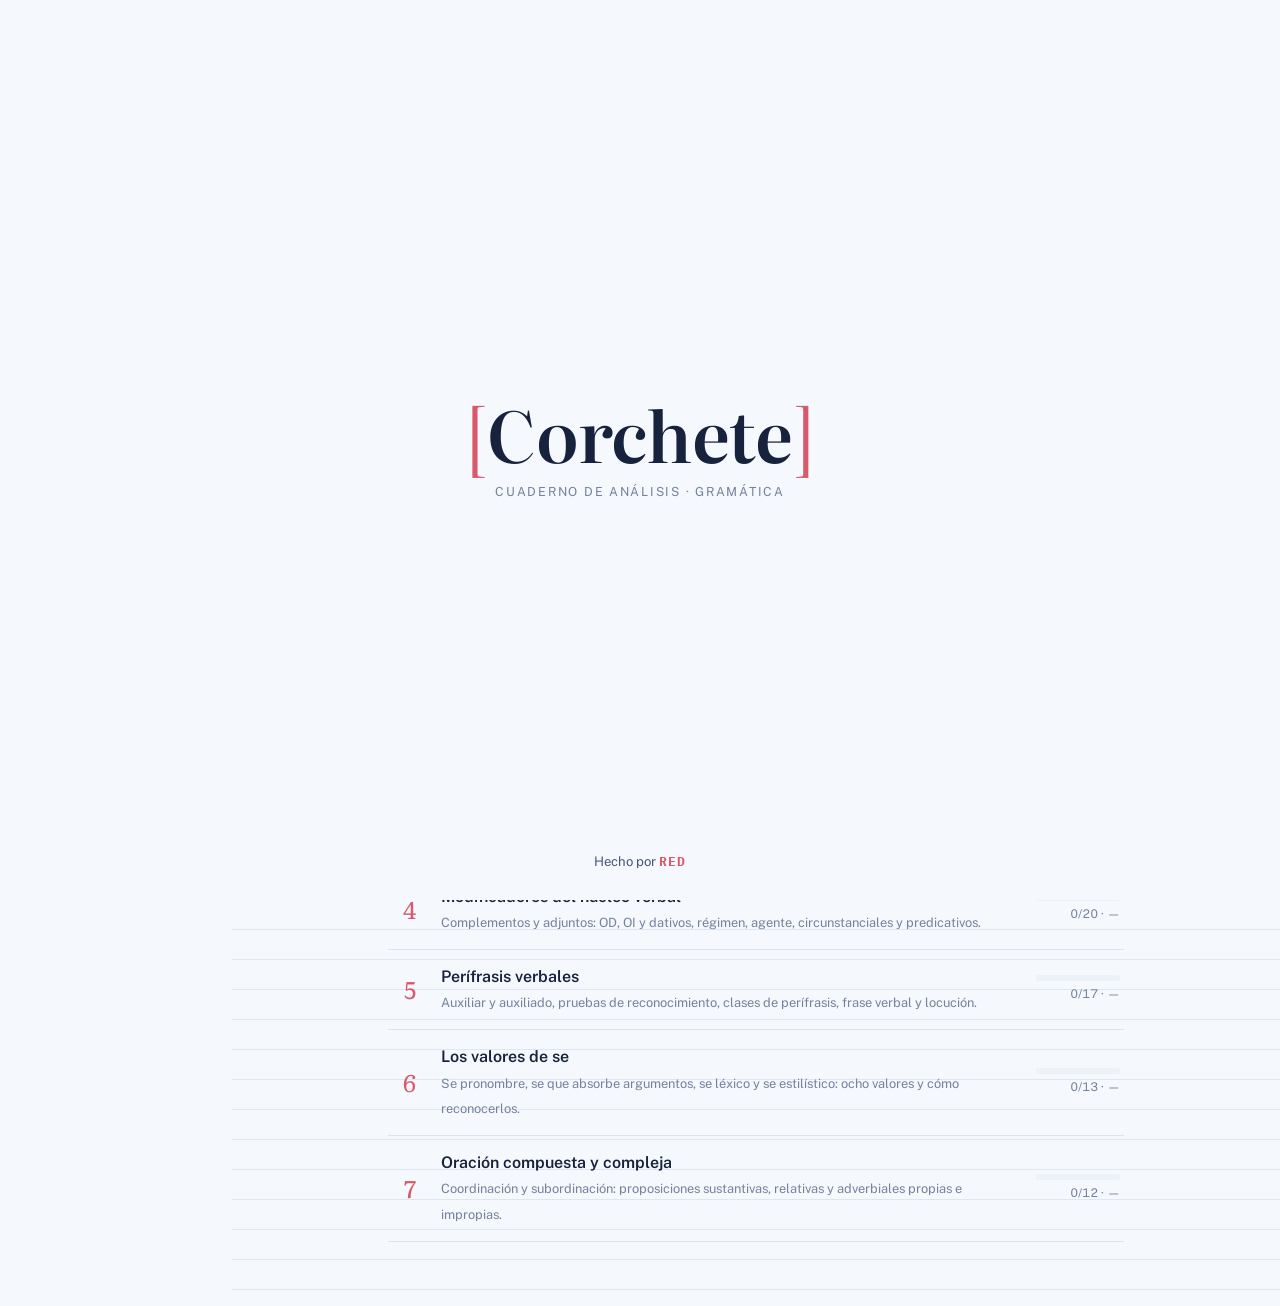
<file: index.html>
<!doctype html>
<html lang="es">
<head>
<meta charset="utf-8">
<meta name="viewport" content="width=device-width, initial-scale=1, viewport-fit=cover">
<meta name="theme-color" media="(prefers-color-scheme: light)" content="#F5F8FC">
<meta name="theme-color" media="(prefers-color-scheme: dark)" content="#18231F">
<title>Corchete</title>
<meta name="description" content="Cuaderno de análisis para Gramática — Profesorado en Letras, UNaF.">
<meta name="author" content="RED">
<link rel="manifest" href="manifest.webmanifest">
<link rel="icon" type="image/png" sizes="32x32" href="icons/favicon-32.png">
<link rel="apple-touch-icon" href="icons/apple-touch-icon.png">
<meta name="mobile-web-app-capable" content="yes">
<meta name="apple-mobile-web-app-capable" content="yes">
<meta name="apple-mobile-web-app-title" content="Corchete">
<meta name="apple-mobile-web-app-status-bar-style" content="default">
<link rel="preconnect" href="https://fonts.googleapis.com">
<link rel="preconnect" href="https://fonts.gstatic.com" crossorigin>
<link rel="stylesheet" href="https://fonts.googleapis.com/css2?family=Literata:ital,opsz,wght@0,7..72,400;0,7..72,500;0,7..72,600;1,7..72,400&family=Public+Sans:wght@400;500;600;700&family=IBM+Plex+Mono:wght@500;600&display=swap">
<style>
/* Corchete — cuaderno Rivadavia de día, pizarrón de noche.
   Layout: barra lateral de cuaderno (escritorio) / barra inferior (celular) + hoja central de ~46rem con renglones. */
:root {
  --paper: #F5F8FC;
  --sheet: #FFFFFF;
  --ink: #17223D;
  --ink-2: #47557A;
  --ink-3: #75819E;
  --rule: #DCE7F3;
  --margin: #D9596C;
  --accent: #1E44B0;
  --accent-soft: #E3EAFB;
  --on-accent: #FFFFFF;
  --line: #DCE3EE;
  --chip: #EDF1F8;
  --ok: #17704A;
  --ok-bg: #E1F3E8;
  --bad: #B02A22;
  --bad-bg: #FBE6E3;
  --shadow: 0 1px 2px rgba(23, 34, 61, .06), 0 6px 20px rgba(23, 34, 61, .06);

  --h1b: #DCE7FF; --h1f: #1C3C8C;
  --h2b: #FFDDE1; --h2f: #97192A;
  --h3b: #D6F1DE; --h3f: #1B6737;
  --h4b: #FFEAC4; --h4f: #7E4B00;
  --h5b: #FFE0CC; --h5f: #8A380B;
  --h6b: #E9DEFF; --h6f: #5528A0;
  --h7b: #CFF0ED; --h7f: #0C5F59;
  --h8b: #F2E7C6; --h8f: #685010;
  --h9b: #E3E8F0; --h9f: #394559;
  --h10b: #FBDCEE; --h10f: #8A1D5F;
  --h11b: #D2EDF9; --h11f: #0A5572;
  --h12b: #E4EECD; --h12f: #475A10;

  --f-display: "Literata", "Iowan Old Style", Georgia, serif;
  --f-ui: "Public Sans", "Segoe UI", system-ui, -apple-system, sans-serif;
  --f-mono: "IBM Plex Mono", ui-monospace, "SFMono-Regular", Menlo, monospace;

  --r: 10px;
  --renglon: 30px;
}
@media (prefers-color-scheme: dark) {
  :root:not([data-theme="light"]) {
    --paper: #18231F; --sheet: #1F2C27; --ink: #E9EFE9; --ink-2: #B5C3BA; --ink-3: #879890;
    --rule: rgba(233, 239, 233, .045); --margin: #E88593; --accent: #9CC1FF; --accent-soft: #24354F; --on-accent: #0D1A30;
    --line: #33443D; --chip: #283832; --ok: #7FD9A4; --ok-bg: #1E3B2C; --bad: #FF9C92; --bad-bg: #4A2622;
    --shadow: 0 1px 2px rgba(0, 0, 0, .3), 0 8px 24px rgba(0, 0, 0, .25);
    --h1b: #22375C; --h1f: #BCD2FF; --h2b: #4C2128; --h2f: #FFC3CA; --h3b: #1E4830; --h3f: #B4EAC4;
    --h4b: #483916; --h4f: #FFD88C; --h5b: #4B2D1C; --h5f: #FFC6A3; --h6b: #382B55; --h6f: #D6C4FF;
    --h7b: #1A4542; --h7f: #A3E6DF; --h8b: #443A20; --h8f: #E9D79D; --h9b: #323B48; --h9f: #C9D2DF;
    --h10b: #48233F; --h10f: #FFBFE4; --h11b: #1A3D4C; --h11f: #ABDEF3; --h12b: #35411D; --h12f: #D1E49F;
    color-scheme: dark;
  }
}
:root[data-theme="dark"] {
  --paper: #18231F; --sheet: #1F2C27; --ink: #E9EFE9; --ink-2: #B5C3BA; --ink-3: #879890;
  --rule: rgba(233, 239, 233, .045); --margin: #E88593; --accent: #9CC1FF; --accent-soft: #24354F; --on-accent: #0D1A30;
  --line: #33443D; --chip: #283832; --ok: #7FD9A4; --ok-bg: #1E3B2C; --bad: #FF9C92; --bad-bg: #4A2622;
  --shadow: 0 1px 2px rgba(0, 0, 0, .3), 0 8px 24px rgba(0, 0, 0, .25);
  --h1b: #22375C; --h1f: #BCD2FF; --h2b: #4C2128; --h2f: #FFC3CA; --h3b: #1E4830; --h3f: #B4EAC4;
  --h4b: #483916; --h4f: #FFD88C; --h5b: #4B2D1C; --h5f: #FFC6A3; --h6b: #382B55; --h6f: #D6C4FF;
  --h7b: #1A4542; --h7f: #A3E6DF; --h8b: #443A20; --h8f: #E9D79D; --h9b: #323B48; --h9f: #C9D2DF;
  --h10b: #48233F; --h10f: #FFBFE4; --h11b: #1A3D4C; --h11f: #ABDEF3; --h12b: #35411D; --h12f: #D1E49F;
  color-scheme: dark;
}

* { box-sizing: border-box; }
html, body { height: 100%; }
body {
  margin: 0;
  background: var(--paper);
  color: var(--ink);
  font: 16px/1.6 var(--f-ui);
  -webkit-font-smoothing: antialiased;
}
button { font: inherit; color: inherit; }
:focus-visible { outline: 2px solid var(--accent); outline-offset: 2px; border-radius: 6px; }
em { font-style: italic; font-family: var(--f-display); }
h1, h2, h3 { font-family: var(--f-display); text-wrap: balance; margin: 0; line-height: 1.2; }

/* ---------- Splash ---------- */
.splash {
  position: fixed; inset: 0; z-index: 50;
  display: grid; place-items: center; text-align: center;
  background: var(--paper);
  padding: 24px;
  transition: opacity .5s ease, visibility .5s;
}
.splash.out { opacity: 0; visibility: hidden; }
.splash__mark { font-family: var(--f-display); font-weight: 600; font-size: clamp(2.6rem, 9vw, 4.4rem); letter-spacing: -.01em; line-height: 1; }
.splash__mark b { color: var(--margin); font-weight: 400; display: inline-block; transition: transform .7s cubic-bezier(.2, .8, .2, 1); }
.splash:not(.ready) .splash__mark b:first-child { transform: translateX(.5em); }
.splash:not(.ready) .splash__mark b:last-child { transform: translateX(-.5em); }
.splash__sub { margin-top: 14px; font-size: .78rem; letter-spacing: .14em; text-transform: uppercase; color: var(--ink-3); }
.splash__credit { position: absolute; bottom: calc(28px + env(safe-area-inset-bottom, 0px)); left: 0; right: 0; font-size: .82rem; color: var(--ink-2); }
.splash__credit strong { font-family: var(--f-mono); color: var(--margin); letter-spacing: .06em; }

/* ---------- Shell ---------- */
.app { min-height: 100%; display: grid; grid-template-columns: 1fr; }
.side { display: none; }
.topbar {
  position: sticky; top: env(safe-area-inset-top, 0px); z-index: 10;
  display: flex; align-items: center; justify-content: space-between; gap: 12px;
  padding: 10px 16px; background: var(--paper); border-bottom: 1px solid var(--line);
}
.brand { font-family: var(--f-display); font-weight: 600; font-size: 1.25rem; letter-spacing: -.01em; background: none; border: 0; padding: 0; cursor: pointer; }
.brand b { color: var(--margin); font-weight: 400; }
.iconbtn { border: 1px solid var(--line); background: var(--sheet); border-radius: 999px; padding: 6px 12px; font-size: .8rem; color: var(--ink-2); cursor: pointer; }
.iconbtn:hover { color: var(--ink); }
.topbar__tools { display: flex; gap: 8px; }
.iconbtn[data-install] { border-color: var(--accent); color: var(--accent); font-weight: 600; }

.main {
  min-width: 0;
  padding-inline: 16px;
  padding-block: 20px calc(96px + env(safe-area-inset-bottom, 0px));
  background-image: repeating-linear-gradient(to bottom, transparent 0 calc(var(--renglon) - 1px), var(--rule) calc(var(--renglon) - 1px) var(--renglon));
  background-attachment: local;
}
.sheet { max-width: 46rem; margin: 0 auto; display: grid; gap: 28px; }

.bottomnav {
  position: fixed; left: 0; right: 0; bottom: 0; z-index: 20;
  display: grid; grid-template-columns: repeat(6, 1fr);
  background: var(--sheet); border-top: 1px solid var(--line);
  padding: 4px 4px calc(4px + env(safe-area-inset-bottom, 0px));
}
.navbtn {
  display: grid; justify-items: center; gap: 2px;
  border: 0; background: none; padding: 6px 2px; border-radius: 8px; cursor: pointer;
  color: var(--ink-3); font-size: .66rem; font-weight: 600; letter-spacing: .01em;
}
.navbtn svg { width: 22px; height: 22px; }
.navbtn[aria-current="page"] { color: var(--accent); background: var(--accent-soft); }

@media (min-width: 900px) {
  .app { grid-template-columns: 232px 1fr; }
  .topbar, .bottomnav { display: none; }
  .side {
    display: flex; flex-direction: column; gap: 22px;
    position: sticky; top: 0; height: 100vh; padding: 28px 18px 22px 22px;
    border-right: 2px solid var(--margin);
    background: var(--sheet);
  }
  .side .brand { font-size: 1.6rem; text-align: left; }
  .side__tag { font-size: .72rem; letter-spacing: .12em; text-transform: uppercase; color: var(--ink-3); margin-top: 4px; }
  .side nav { display: grid; gap: 2px; }
  .side .navbtn { grid-template-columns: 22px 1fr; justify-items: start; align-items: center; gap: 12px; font-size: .92rem; font-weight: 500; padding: 9px 10px; color: var(--ink-2); }
  .side .navbtn[aria-current="page"] { color: var(--accent); font-weight: 600; }
  .side__foot { margin-top: auto; display: grid; gap: 10px; font-size: .8rem; color: var(--ink-3); }
  .credit strong { font-family: var(--f-mono); color: var(--margin); letter-spacing: .06em; }
  .main { padding-block: 40px 64px; padding-inline: 40px; }
}

/* ---------- Tipografía de página ---------- */
.eyebrow { font-size: .72rem; letter-spacing: .14em; text-transform: uppercase; color: var(--ink-3); font-weight: 600; }
.pagehead { display: grid; gap: 8px; }
.pagehead h1 { font-size: clamp(1.7rem, 4.5vw, 2.3rem); font-weight: 600; }
.lede { color: var(--ink-2); max-width: 60ch; margin: 0; }
.section-title { font-size: 1.15rem; font-weight: 600; display: flex; align-items: baseline; justify-content: space-between; gap: 12px; }
.muted { color: var(--ink-3); }
.section-title .muted { font-family: var(--f-ui); font-weight: 400; }
.small { font-size: .85rem; }
.mono { font-family: var(--f-mono); }

/* ---------- Botones y chips ---------- */
.btn {
  display: inline-flex; align-items: center; justify-content: center; gap: 8px;
  border-radius: 999px; padding: 10px 18px; font-weight: 600; font-size: .92rem;
  border: 1px solid var(--line); background: var(--sheet); cursor: pointer; text-decoration: none;
}
.btn:hover { border-color: var(--ink-3); }
.btn--primary { background: var(--accent); color: var(--on-accent); border-color: var(--accent); }
.btn--primary:hover { filter: brightness(1.08); border-color: var(--accent); }
.btn:disabled { opacity: .45; cursor: not-allowed; }
.btnrow { display: flex; flex-wrap: wrap; gap: 10px; }

.chips { display: flex; gap: 8px; overflow-x: auto; padding-bottom: 4px; scrollbar-width: thin; }
.chip {
  flex: none; border: 1px solid var(--line); background: var(--sheet); border-radius: 999px;
  padding: 6px 12px; font-size: .84rem; cursor: pointer; color: var(--ink-2); white-space: nowrap;
}
.chip b { font-family: var(--f-mono); font-weight: 600; margin-right: 6px; color: var(--ink-3); }
.chip[aria-pressed="true"] { background: var(--ink); color: var(--paper); border-color: var(--ink); }
.chip[aria-pressed="true"] b { color: var(--paper); opacity: .7; }

.panel { background: var(--sheet); border: 1px solid var(--line); border-radius: var(--r); padding: 20px; box-shadow: var(--shadow); }

/* ---------- Marcas de análisis ---------- */
.tag { font-family: var(--f-mono); font-size: .7rem; font-weight: 600; letter-spacing: .02em; padding: 1px 7px; border-radius: 4px; white-space: nowrap; }
[data-c="1"] { --hb: var(--h1b); --hf: var(--h1f); }
[data-c="2"] { --hb: var(--h2b); --hf: var(--h2f); }
[data-c="3"] { --hb: var(--h3b); --hf: var(--h3f); }
[data-c="4"] { --hb: var(--h4b); --hf: var(--h4f); }
[data-c="5"] { --hb: var(--h5b); --hf: var(--h5f); }
[data-c="6"] { --hb: var(--h6b); --hf: var(--h6f); }
[data-c="7"] { --hb: var(--h7b); --hf: var(--h7f); }
[data-c="8"] { --hb: var(--h8b); --hf: var(--h8f); }
[data-c="9"] { --hb: var(--h9b); --hf: var(--h9f); }
[data-c="10"] { --hb: var(--h10b); --hf: var(--h10f); }
[data-c="11"] { --hb: var(--h11b); --hf: var(--h11f); }
[data-c="12"] { --hb: var(--h12b); --hf: var(--h12f); }
.tag[data-c] { background: var(--hb); color: var(--hf); }

.sentence { font-family: var(--f-display); font-size: clamp(1.15rem, 3.4vw, 1.45rem); line-height: 1.5; display: flex; flex-wrap: wrap; align-items: flex-start; gap: 14px 8px; }
.sentence .plain { padding-top: 6px; color: var(--ink-2); }
.cons {
  display: inline-grid; justify-items: center; gap: 6px;
  border: 0; background: none; padding: 0; cursor: default; text-align: center;
}
.cons__text { position: relative; padding: 4px 10px; border-radius: 6px; }
.cons__text::before, .cons__text::after { color: var(--margin); font-weight: 400; }
.cons__text::before { content: "["; margin-right: 3px; }
.cons__text::after { content: "]"; margin-left: 3px; }
.cons[data-c] .cons__text { background: var(--hb); color: var(--hf); }
.cons__label { min-height: 1.1rem; line-height: 1; display: flex; gap: 4px; align-items: center; }
button.cons { cursor: pointer; }
button.cons .cons__text { border: 1.5px dashed var(--ink-3); }
button.cons[data-c] .cons__text { border-style: solid; border-color: transparent; }
button.cons.is-active .cons__text { border-color: var(--accent); border-style: solid; box-shadow: 0 0 0 3px var(--accent-soft); }
.cons.is-ok .cons__text { box-shadow: 0 0 0 2px var(--ok); }
.cons.is-bad .cons__text { box-shadow: 0 0 0 2px var(--bad); }
.cons__fix { font-family: var(--f-ui); font-size: .72rem; color: var(--bad); font-weight: 600; }

.palette { display: grid; grid-template-columns: repeat(auto-fill, minmax(140px, 1fr)); gap: 8px; }
.pal {
  display: flex; align-items: center; gap: 8px; text-align: left;
  border: 1px solid var(--line); background: var(--sheet); border-radius: 8px; padding: 8px 10px; cursor: pointer; font-size: .84rem; min-width: 0;
}
.pal:hover { border-color: var(--ink-3); }
.pal .tag { flex: none; }
.pal span:last-child { min-width: 0; hyphens: auto; -webkit-hyphens: auto; color: var(--ink-2); line-height: 1.25; font-size: .8rem; }

.explain { display: grid; gap: 8px; margin: 0; padding: 0; list-style: none; }
.explain li { display: grid; grid-template-columns: auto 1fr; gap: 10px; align-items: baseline; font-size: .92rem; }
.explain .q { font-family: var(--f-display); }

/* ---------- Inicio ---------- */
.hero { display: grid; gap: 18px; padding: 26px 22px; background: var(--sheet); border: 1px solid var(--line); border-radius: var(--r); box-shadow: var(--shadow); position: relative; overflow: hidden; }
.hero::before { content: ""; position: absolute; top: 0; bottom: 0; left: 40px; width: 1.5px; background: var(--margin); opacity: .55; }
.hero > * { position: relative; padding-left: 36px; }
.hero__foot { display: flex; flex-wrap: wrap; gap: 10px; align-items: center; justify-content: space-between; }
@media (max-width: 520px) {
  .hero::before { left: 18px; }
  .hero > * { padding-left: 14px; }
}

.units { display: grid; gap: 0; margin: 0; padding: 0; list-style: none; border-top: 1px solid var(--line); }
.unitrow {
  display: grid; grid-template-columns: 2.2rem 1fr auto; gap: 14px; align-items: center;
  width: 100%; padding: 14px 4px; border: 0; border-bottom: 1px solid var(--line); background: none; cursor: pointer; text-align: left;
}
.unitrow:hover .unitrow__title { color: var(--accent); }
.unitrow__n { font-family: var(--f-display); font-size: 1.5rem; color: var(--margin); line-height: 1; text-align: center; }
.unitrow__title { font-weight: 600; }
.unitrow__meta { font-size: .8rem; color: var(--ink-3); }
.meter { width: 84px; height: 6px; border-radius: 999px; background: var(--chip); overflow: hidden; }
.meter i { display: block; height: 100%; background: var(--accent); border-radius: 999px; }
.unitrow__score { display: grid; justify-items: end; gap: 4px; font-size: .75rem; color: var(--ink-3); font-variant-numeric: tabular-nums; }

.quick { display: grid; grid-template-columns: repeat(auto-fit, minmax(200px, 1fr)); gap: 12px; }
.quick button { text-align: left; display: grid; gap: 4px; padding: 16px; border-radius: var(--r); border: 1px solid var(--line); background: var(--sheet); cursor: pointer; }
.quick button:hover { border-color: var(--accent); }
.quick strong { font-size: .98rem; }
.quick span { font-size: .84rem; color: var(--ink-3); }

/* ---------- Apuntes ---------- */
.unithead { display: grid; gap: 10px; }
.unithead h1 { font-size: clamp(1.6rem, 4.4vw, 2.1rem); font-weight: 600; }
.unithead h1 small { display: block; font-family: var(--f-mono); font-size: .8rem; font-weight: 500; color: var(--margin); letter-spacing: .08em; margin-bottom: 6px; }
.sources { display: flex; flex-wrap: wrap; gap: 6px; margin: 0; padding: 0; list-style: none; }
.sources li { font-size: .78rem; background: var(--chip); color: var(--ink-2); padding: 3px 9px; border-radius: 4px; }
.toc { display: grid; gap: 2px; margin: 0; padding: 12px 16px; list-style: none; border-left: 2px solid var(--margin); }
.toc a { color: var(--ink-2); text-decoration: none; font-size: .9rem; }
.toc a:hover { color: var(--accent); }
.note { display: grid; gap: 12px; scroll-margin-top: 80px; }
.note h2 { font-size: 1.3rem; font-weight: 600; }
.note p { margin: 0; max-width: 66ch; }
.note ul { margin: 0; padding-left: 1.1rem; display: grid; gap: 6px; max-width: 66ch; }
.examples { margin: 0; padding: 12px 16px; list-style: none; display: grid; gap: 6px; background: var(--sheet); border: 1px solid var(--line); border-radius: 8px; }
.examples li { font-size: .95rem; }
.examples li.bad::before { content: "✱ "; color: var(--margin); font-weight: 700; }
.src { font-size: .78rem; color: var(--ink-3); font-family: var(--f-mono); }
.tablewrap { overflow-x: auto; border: 1px solid var(--line); border-radius: 8px; background: var(--sheet); }
table { border-collapse: collapse; width: 100%; font-size: .88rem; }
th, td { text-align: left; padding: 8px 12px; border-bottom: 1px solid var(--line); vertical-align: top; }
th { font-size: .74rem; letter-spacing: .08em; text-transform: uppercase; color: var(--ink-3); font-weight: 600; background: var(--chip); }
tr:last-child td { border-bottom: 0; }
td:first-child { font-family: var(--f-display); font-style: italic; white-space: nowrap; }

/* ---------- Pruebas ---------- */
.treelist { display: grid; grid-template-columns: repeat(auto-fit, minmax(220px, 1fr)); gap: 12px; }
.treecard { text-align: left; display: grid; gap: 6px; padding: 18px; border-radius: var(--r); border: 1px solid var(--line); background: var(--sheet); cursor: pointer; }
.treecard:hover { border-color: var(--accent); }
.treecard strong { font-family: var(--f-display); font-size: 1.12rem; }
.treecard span { font-size: .85rem; color: var(--ink-3); }
.trail { display: grid; gap: 6px; margin: 0; padding: 0; list-style: none; }
.trail li { font-size: .84rem; color: var(--ink-3); display: flex; gap: 8px; }
.trail li b { color: var(--ink-2); font-weight: 600; }
.step { display: grid; gap: 14px; }
.step h2 { font-size: 1.25rem; font-weight: 600; }
.step .help { font-size: .9rem; color: var(--ink-2); background: var(--chip); padding: 10px 12px; border-radius: 8px; margin: 0; }
.opts { display: grid; gap: 8px; }
.opt { text-align: left; padding: 12px 14px; border-radius: 8px; border: 1px solid var(--line); background: var(--sheet); cursor: pointer; font-size: .95rem; }
.opt:hover { border-color: var(--accent); }
.result { border-left: 4px solid var(--accent); padding: 4px 0 4px 16px; display: grid; gap: 6px; }
.result h2 { font-size: 1.45rem; }

/* ---------- Fichas ---------- */
.flash { perspective: 1200px; }
.flash__inner {
  position: relative; min-height: 240px; border-radius: 14px; transition: transform .45s cubic-bezier(.2, .7, .2, 1);
  transform-style: preserve-3d; cursor: pointer;
}
.flash.is-flipped .flash__inner { transform: rotateY(180deg); }
.flash__face {
  position: absolute; inset: 0; backface-visibility: hidden; -webkit-backface-visibility: hidden;
  display: grid; align-content: center; gap: 10px; padding: 26px 24px 26px 48px;
  border-radius: 14px; border: 1px solid var(--line); background: var(--sheet); box-shadow: var(--shadow);
  background-image: repeating-linear-gradient(to bottom, transparent 0 29px, var(--rule) 29px 30px);
}
.flash__face::before { content: ""; position: absolute; top: 0; bottom: 0; left: 30px; width: 1.5px; background: var(--margin); opacity: .6; }
.flash__face--back { transform: rotateY(180deg); }
.flash__face p { margin: 0; font-family: var(--f-display); font-size: 1.2rem; line-height: 1.5; }
.flash__face--back p { font-family: var(--f-ui); font-size: 1rem; }
.flash__hint { font-size: .75rem; color: var(--ink-3); letter-spacing: .08em; text-transform: uppercase; }
.boxes { display: grid; grid-template-columns: repeat(3, 1fr); gap: 8px; }
.boxes div { background: var(--sheet); border: 1px solid var(--line); border-radius: 8px; padding: 10px 12px; display: grid; gap: 2px; }
.boxes b { font-family: var(--f-display); font-size: 1.4rem; font-variant-numeric: tabular-nums; }
.boxes span { font-size: .75rem; color: var(--ink-3); }

/* ---------- Práctica ---------- */
.setup { display: grid; gap: 18px; }
.field { display: grid; gap: 8px; }
.field > span { font-size: .78rem; letter-spacing: .1em; text-transform: uppercase; color: var(--ink-3); font-weight: 600; }
.seg { display: flex; flex-wrap: wrap; gap: 8px; }
.qhead { display: flex; justify-content: space-between; align-items: center; gap: 12px; font-size: .85rem; color: var(--ink-3); font-variant-numeric: tabular-nums; }
.progress { height: 4px; background: var(--chip); border-radius: 999px; overflow: hidden; }
.progress i { display: block; height: 100%; background: var(--margin); transition: width .3s; }
.question { font-family: var(--f-display); font-size: clamp(1.15rem, 3.2vw, 1.35rem); line-height: 1.45; margin: 0; }
.answers { display: grid; gap: 8px; }
.answer { display: grid; grid-template-columns: 2rem 1fr; gap: 10px; align-items: baseline; text-align: left; padding: 12px 14px; border-radius: 8px; border: 1px solid var(--line); background: var(--sheet); cursor: pointer; font-size: .96rem; }
.answer:hover:not(:disabled) { border-color: var(--accent); }
.answer b { font-family: var(--f-mono); color: var(--ink-3); }
.answer:disabled { cursor: default; }
.answer.is-picked { border-color: var(--accent); box-shadow: 0 0 0 2px var(--accent-soft); }
.answer.is-ok { border-color: var(--ok); background: var(--ok-bg); }
.answer.is-bad { border-color: var(--bad); background: var(--bad-bg); }
.feedback { border-radius: 8px; padding: 12px 14px; font-size: .92rem; display: grid; gap: 4px; }
.feedback.ok { background: var(--ok-bg); color: var(--ink); border-left: 4px solid var(--ok); }
.feedback.bad { background: var(--bad-bg); color: var(--ink); border-left: 4px solid var(--bad); }
.feedback strong { font-size: .8rem; letter-spacing: .08em; text-transform: uppercase; }
.feedback.ok strong { color: var(--ok); }
.feedback.bad strong { color: var(--bad); }
.score { font-family: var(--f-display); font-size: clamp(3rem, 12vw, 4.5rem); font-weight: 600; line-height: 1; font-variant-numeric: tabular-nums; }
.score small { font-size: .35em; color: var(--ink-3); font-weight: 400; }
.reviewlist { display: grid; gap: 14px; margin: 0; padding: 0; list-style: none; }
.reviewlist li { display: grid; gap: 4px; padding-bottom: 14px; border-bottom: 1px solid var(--line); font-size: .92rem; }
.history { display: grid; gap: 0; margin: 0; padding: 0; list-style: none; font-size: .86rem; }
.history li { display: flex; justify-content: space-between; gap: 12px; padding: 8px 0; border-bottom: 1px dashed var(--line); font-variant-numeric: tabular-nums; }

.toast {
  position: fixed; left: 50%; bottom: calc(84px + env(safe-area-inset-bottom, 0px)); transform: translateX(-50%);
  background: var(--ink); color: var(--paper); padding: 10px 16px; border-radius: 999px; font-size: .88rem; z-index: 60;
  opacity: 0; pointer-events: none; transition: opacity .25s;
}
.toast.show { opacity: 1; }

@media (prefers-reduced-motion: reduce) {
  *, *::before, *::after { transition-duration: .01ms !important; animation-duration: .01ms !important; }
}

</style>
</head>
<body>


<div class="splash" lang="es" id="splash" aria-hidden="true">
  <div>
    <div class="splash__mark"><b>[</b>Corchete<b>]</b></div>
    <div class="splash__sub">Cuaderno de análisis · Gramática</div>
  </div>
  <div class="splash__credit">Hecho por <strong>RED</strong></div>
</div>

<div class="app" lang="es">
  <aside class="side" aria-label="Menú">
    <div>
      <button class="brand" data-go="inicio"><b>[</b>Corchete<b>]</b></button>
      <div class="side__tag">Gramática · Letras · UNaF</div>
    </div>
    <nav data-nav></nav>
    <div class="side__foot">
      <button class="iconbtn" data-install type="button" hidden>Instalar app</button>
      <button class="iconbtn" data-theme-btn type="button">Tema: sistema</button>
      <span class="credit">Hecho por <strong>RED</strong></span>
    </div>
  </aside>

  <header class="topbar">
    <button class="brand" data-go="inicio"><b>[</b>Corchete<b>]</b></button>
    <div class="topbar__tools">
      <button class="iconbtn" data-install type="button" hidden>Instalar</button>
      <button class="iconbtn" data-theme-btn type="button">Tema: sistema</button>
    </div>
  </header>

  <main class="main">
    <div class="sheet" id="view" aria-live="polite"></div>
  </main>

  <nav class="bottomnav" data-nav aria-label="Secciones"></nav>
</div>
<div class="toast" id="toast" role="status"></div>

<script>
/* Corchete · contenidos · Unidades 1 a 3
   Formato de texto: _cursiva_ (ejemplos), **negrita**.
   En "ej", una línea que empieza con * es agramatical.  */
window.CORCHETE = window.CORCHETE || { units: [], analysis: [], trees: [] };

CORCHETE.units.push({
  id: "u1",
  n: 1,
  title: "Nociones sintácticas",
  short: "Sintaxis",
  blurb: "Constituyentes, sintagmas, funciones y papeles temáticos, sujeto y clases de verbos.",
  sources: ["Ciapuscio y Ferrari (2004), cap. 2", "Di Tullio, Manual, caps. III–VI", "Giammatteo, cap. 2"],
  sections: [
    {
      t: "Qué estudia la sintaxis",
      p: [
        "La sintaxis estudia cómo se combinan las palabras: el orden, los vínculos entre ellas y lo que unas **exigen** de otras. La oración no es una cadena de palabras sueltas: tiene **estructura jerárquica**. Las palabras forman grupos (constituyentes) y esos grupos forman otros mayores.",
        "Para saber si un grupo de palabras es un constituyente se aplican **pruebas**: sustitución por un pronombre, conmutación, desplazamiento, coordinación, interrogación y omisión. Si el grupo se comporta en bloque, es un constituyente."
      ],
      k: [
        "Expansión: agregar modificadores sin cambiar la estructura.",
        "Reducción: reemplazar un grupo entero por un pronombre.",
        "Interrogación: la respuesta a una pregunta es siempre un constituyente."
      ],
      ej: [
        "_El bibliotecario puso el libro viejo en el estante._",
        "_El bibliotecario de guardapolvo azul puso el libro viejo en el estante._ (expansión)",
        "_Él puso el libro viejo en el estante._ (reducción por sustitución pronominal)",
        "_¿Dónde lo puso? En el estante._"
      ],
      src: "Ciapuscio y Ferrari, cap. 2 §1"
    },
    {
      t: "Los sintagmas",
      p: [
        "Cada palabra léxica es **núcleo** de un sintagma y le da su categoría: si el núcleo es un sustantivo, el grupo es un sintagma nominal (SN); si es un verbo, un SV; y así con el adjetivo (SAdj), el adverbio (SAdv) y la preposición (SP).",
        "El núcleo puede reemplazar a todo el sintagma, salvo en el SP: la preposición necesita siempre un **término** (_*Voy hacia_). Por eso la preposición es una clase atípica entre las léxicas.",
        "El **potencial funcional** es el conjunto de funciones que puede cumplir un sintagma. Un SN, por ejemplo, puede ser sujeto, objeto directo o término de preposición."
      ],
      ej: [
        "SN: _la [casa] grande_",
        "SV: _[come] mucho_",
        "SAdj: _bastante [grande]_",
        "SAdv: _muy [lentamente]_",
        "SP: _[hacia] el río_"
      ],
      src: "Giammatteo, cap. 2 §1 · Di Tullio, cap. IV"
    },
    {
      t: "Función sintáctica y papel temático",
      p: [
        "La **función sintáctica** es la relación formal de un constituyente con los demás: sujeto, objeto directo, objeto indirecto, etc. El **papel temático** es el modo en que ese participante interviene en el evento: agente, tema o paciente, experimentante, beneficiario, origen, meta, locativo, instrumento.",
        "Función y papel **no coinciden necesariamente**. El sujeto es muchas veces agente, pero también puede ser tema (en la pasiva o con verbos inacusativos) o experimentante (con verbos de sentimiento)."
      ],
      ej: [
        "_El árbitro_ (agente) _suspendió el partido_ (tema).",
        "_La boda_ (tema) _fue pospuesta por el novio_ (agente).",
        "_Surgieron problemas de organización._ (sujeto tema, pospuesto)",
        "_Los estudiantes_ (experimentante) _sentimos pena_ (tema) _por la renuncia._"
      ],
      src: "Ciapuscio y Ferrari, cap. 2 §3"
    },
    {
      t: "Sujeto y predicado",
      p: [
        "La marca formal del sujeto es la **concordancia** en número y persona con el verbo. Por la rica flexión verbal del español, el sujeto puede quedar **tácito** (desinencial): _Llegamos tarde_.",
        "Algunas oraciones no tienen sujeto: los verbos meteorológicos (_Llueve_), **haber** existencial (_Hay muchos indagados_) y **hacer** temporal o climático (_Hace frío_, _Hace años_).",
        "Un SN plural que designa personas puede concordar en 1.ª o 2.ª persona si incluye al hablante o al oyente: _Los padres no siempre sabemos lo que es bueno para los hijos_."
      ],
      src: "Di Tullio, cap. VI · RAE, Manual §4.2.3"
    },
    {
      t: "Estructura argumental y clases de verbos",
      p: [
        "El verbo es un predicado que **selecciona argumentos**: el argumento externo se realiza como sujeto y los internos como complementos. Los **adjuntos** no son seleccionados: agregan circunstancias y se pueden omitir.",
        "Según sus argumentos, los verbos se agrupan así:"
      ],
      k: [
        "**Transitivos**: piden objeto directo (_leer un libro_).",
        "**Ditransitivos**: OD + OI (_dar, decir, pedir algo a alguien_).",
        "**Inergativos**: intransitivos de actividad controlada por el sujeto (_trabajar, suspirar, rugir_).",
        "**Inacusativos**: intransitivos cuyo sujeto es tema o afectado, no agente (_llegar, surgir, faltar, crecer_). Admiten sujeto pospuesto sin determinante: _Llegaron invitados_.",
        "**Copulativos**: ser, estar, parecer + atributo.",
        "**Preposicionales**: piden complemento de régimen (_confiar en, abusar de_)."
      ],
      src: "Di Tullio, cap. VI · PPT clase 27/8"
    },
    {
      t: "El sintagma nominal",
      p: [
        "El SN se organiza alrededor de un núcleo sustantivo, con determinante opcional y complementos: sintagmas adjetivos, preposicionales o proposiciones relativas.",
        "Los complementos pueden ser **restrictivos** (sin pausa; reducen la referencia: de todos los policías, solo los separados de sus cargos) o **no restrictivos** (entre comas; agregan información sin recortar). La **aposición** es un SN que se suma a otro para identificarlo o describirlo."
      ],
      ej: [
        "_Los policías separados de sus cargos interpusieron recursos legales._ (restrictivo)",
        "_Los policías, separados de sus cargos, interpusieron recursos legales._ (no restrictivo)",
        "_El Louvre, museo de ensueño, se halla en refacción._ (aposición)"
      ],
      src: "Ciapuscio y Ferrari, cap. 2 §4"
    }
  ],
  cards: [
    { f: "¿Qué prueba muestra que _el libro viejo_ es un constituyente en _Puso el libro viejo en el estante_?", b: "Se reemplaza en bloque por un pronombre: _Lo puso en el estante_." },
    { f: "Diferencia entre función sintáctica y papel temático", b: "La función es la relación formal (sujeto, OD…). El papel temático es cómo participa en el evento (agente, tema, experimentante…). No coinciden necesariamente." },
    { f: "¿Cuál es la marca formal del sujeto?", b: "La concordancia en número y persona con el verbo." },
    { f: "Verbo inacusativo", b: "Intransitivo cuyo sujeto es tema o afectado, no agente: _llegar, surgir, faltar_. Suele llevar sujeto pospuesto: _Faltan vacunas_." },
    { f: "Verbo inergativo", b: "Intransitivo de actividad causada y controlada por el sujeto: _trabajar, suspirar, rugir_." },
    { f: "¿Qué es un argumento?", b: "Un participante seleccionado por el predicado. El externo es el sujeto; los internos, los complementos." },
    { f: "¿Qué es un adjunto?", b: "Un modificador no seleccionado por el verbo: agrega circunstancias y es omisible." },
    { f: "¿Por qué la preposición es atípica entre las clases léxicas?", b: "Su núcleo no puede reemplazar al sintagma: siempre exige un término (_*Voy hacia_)." },
    { f: "Tres construcciones sin sujeto", b: "Verbos meteorológicos (_llueve_), _haber_ existencial (_hay gente_) y _hacer_ temporal (_hace años_)." },
    { f: "Complemento restrictivo vs. no restrictivo del nombre", b: "El restrictivo va sin pausa y recorta la referencia. El no restrictivo va entre comas y solo agrega información." },
    { f: "Aposición", b: "SN que acompaña a otro SN para identificarlo o describirlo: _El Louvre, museo de ensueño, …_" },
    { f: "Papel temático del sujeto en _Los estudiantes sentimos pena_", b: "Experimentante." }
  ],
  quiz: [
    { q: "En _La boda fue pospuesta por el novio_, ¿qué papel temático tiene el sujeto?", o: ["Agente", "Tema", "Experimentante", "Beneficiario"], a: 1, x: "El sujeto de la pasiva es lo afectado por la acción: tema. El agente aparece en el complemento _por el novio_." },
    { q: "¿Cuál de estos verbos es inacusativo?", o: ["trabajar", "suspirar", "surgir", "cantar"], a: 2, x: "_Surgir_ tiene un sujeto tema que no controla el evento y suele ir pospuesto: _Surgieron problemas_." },
    { q: "¿Cuál de estas oraciones no tiene sujeto?", o: ["Se aproximan las elecciones.", "Hay muchos indagados.", "Aumentan los evacuados.", "Llegaron los alumnos."], a: 1, x: "_Haber_ existencial es impersonal: _muchos indagados_ es su objeto directo (_los hay_)." },
    { q: "En _Los policías, separados de sus cargos, interpusieron recursos_, el grupo entre comas es:", o: ["Un complemento restrictivo", "Un complemento no restrictivo", "El objeto directo", "Un complemento de régimen"], a: 1, x: "Va entre pausas y no recorta el conjunto de policías: agrega información sobre todos ellos." },
    { q: "¿Qué sintagma no puede ser reemplazado por su núcleo?", o: ["SN", "SAdj", "SAdv", "SP"], a: 3, x: "La preposición exige un término: _hacia el río_, pero no _*hacia_." },
    { q: "¿Qué NO es una prueba para reconocer constituyentes?", o: ["Sustituir por un pronombre", "Contar las sílabas", "Hacer una pregunta", "Desplazar el grupo"], a: 1, x: "Las pruebas miran el comportamiento sintáctico del grupo, no su extensión." },
    { q: "En _Juan resolvió los problemas_, _los problemas_ es:", o: ["Argumento externo", "Argumento interno", "Adjunto", "Aposición"], a: 1, x: "Es seleccionado por el verbo y se realiza como complemento: argumento interno (OD)." },
    { q: "_Los padres no siempre sabemos…_ El verbo va en 1.ª persona porque:", o: ["Es un error de concordancia", "El SN incluye al hablante", "El sujeto es tácito", "Es una construcción impersonal"], a: 1, x: "Un SN plural de personas puede concordar en 1.ª persona cuando el hablante se incluye." }
  ]
});

CORCHETE.units.push({
  id: "u2",
  n: 2,
  title: "Clases de palabras",
  short: "Palabras",
  blurb: "Léxicas y funcionales: sustantivo, adjetivo, pronombre, verbo, adverbio, preposición, determinativos y conjunciones.",
  sources: ["Giammatteo, caps. 2–4 (TP2–TP6, TP9)", "RAE, Manual caps. 12 y 13", "Di Tullio, Manual cap. X", "Demonte, GDLE §3.6", "Alcina y Blecua, §4.9"],
  sections: [
    {
      t: "Palabras léxicas y funcionales",
      p: [
        "Las **palabras léxicas** tienen significado propio y son núcleos de sintagma. Morfológicamente se dividen en **flexionales** (sustantivo, adjetivo, verbo) y **no flexionales** (adverbio y preposición).",
        "Las **palabras funcionales** tienen significado gramatical: se precisa en relación con otras palabras. Son los **determinativos** (especifican al sustantivo: _el árbol_) y las **conjunciones** (conectan: _gatos y perros_). Las de naturaleza pronominal pueden aparecer solas: _Vinieron pocos_."
      ],
      src: "Giammatteo, caps. 2 y 4"
    },
    {
      t: "El sustantivo",
      p: [
        "Nombra entidades de todo tipo: personas, cosas, sentimientos, acciones. Admite género y número y forma SN."
      ],
      k: [
        "**Comunes y propios**: el común clasifica (_mujer, país_); el propio identifica sin describir (_Paula, Colombia_) y no se traduce.",
        "**Contables y no contables**: los contables admiten plural y numerales (_tres mesas_); los no contables, _mucho/poco_ en singular (_mucha arena_) y el adjetivo _abundante_. Contraste: _Compraré pan / Compraré libros / *Compraré libro_.",
        "**Colectivos**: en singular designan un conjunto (_rebaño, profesorado_). Admiten _numeroso_. La concordancia en plural (_Toda la familia iban_) se recomienda evitar.",
        "**Cuantificativos**: acotadores (_una brizna de hierba_), de medida (_un litro de leche_) y de grupo (_un montón de regalos_). **Clasificativos**: _clase, tipo, especie_.",
        "**Abstractos**: se forman con sufijos como _-ura, -ez/-eza, -ía_ (cualidades) o _-ción, -miento, -aje_ (acciones).",
        "**Eventivos**: pueden ser sujeto de _tener lugar_ o término de _durante_ (_la reunión, la batalla_)."
      ],
      ej: [
        "_un corcho, dos cristales_ (no contable usado como contable)",
        "_Es una belleza._ (no contable que pasa a designar una persona)"
      ],
      src: "RAE, Manual cap. 12 · Giammatteo, cap. 2 §2"
    },
    {
      t: "El adjetivo",
      p: [
        "Modifica al sustantivo y concuerda con él. Hay tres grandes clases:"
      ],
      k: [
        "**Calificativos**: asignan propiedades, son graduables (_muy alto, altísimo_), tienen antónimos y pueden anteponerse.",
        "**Relacionales**: vinculan el sustantivo con un ámbito, ‘perteneciente o relativo a’ (_línea telefónica, visita papal_). No se gradúan, van pospuestos y no son atributos salvo en contraste (_El problema es político_). Incluyen los gentilicios.",
        "**Adverbiales**: equivalen a un adverbio en _-mente_. Intensionales o modales (_presunto asesino, posible novia, verdadero amigo, mero trámite_), circunstanciales (_antiguo acuerdo, futuro presidente_) y aspectuales (_constantes viajes_)."
      ],
      ej: [
        "_cartelera teatral_ (relacional) / _gesto teatral_ (calificativo)",
        "_una simple mentira_ / _una mentira simple_",
        "_la antigua casa_ (la de antes) / _la casa antigua_ (vieja)",
        "_un seguro acuerdo_ (cierto) / _un acuerdo seguro_ (firme)"
      ],
      src: "RAE, Manual §13.5 · Demonte, GDLE §3.6"
    },
    {
      t: "Posición del adjetivo",
      p: [
        "La posición **posnominal** es la no marcada: allí van los adjetivos restrictivos (calificativos, relacionales). En posición **prenominal** van los no restrictivos (epítetos) y los adverbiales.",
        "Delante del sustantivo se admiten adjetivos con modificador de grado (_su muy digno discípulo_) o coordinados (_un cómodo y lujoso coche_), pero no los que llevan complemento (_*un fácil de arreglar problema_)."
      ],
      src: "RAE, Manual §13.6 · Demonte, GDLE §3.6"
    },
    {
      t: "Los pronombres",
      p: [
        "Son una subclase cerrada del sustantivo, con significado gramatical. Se interpretan en relación con la situación o el texto:"
      ],
      k: [
        "**Deixis**: señalan la situación de habla (_Yo no te veía por aquí_).",
        "**Anáfora**: remiten a algo dicho antes (_Juan resolvió los problemas pero la maestra no lo felicitó_).",
        "**Catáfora**: anticipan algo que viene después (_Juan necesita eso, que lo quieran_)."
      ],
      ej: [
        "Personales tónicos (_yo, vos, usted, él_) y átonos o clíticos (_me, te, lo, la, le, se_).",
        "Solo en 3.ª persona se distinguen acusativo (_lo, la_) y dativo (_le_), y oblicuo (_lo_) y reflexivo (_se_).",
        "Demostrativos (_este, ese, aquel_), posesivos (_mi, tuyo_), relativos (_que, quien, cual, cuyo_), interrogativos y exclamativos, indefinidos (_alguien, nada, cualquiera_)."
      ],
      src: "Di Tullio, cap. X · Giammatteo, cap. 4"
    },
    {
      t: "El verbo",
      p: [
        "Es el núcleo de la predicación. Sus formas son **finitas** (con tiempo, modo, aspecto, número y persona) o **no finitas** (infinitivo, participio, gerundio).",
        "Los tiempos **absolutos** o deícticos se miden desde el momento del habla: _canto, canté, cantaré_. Los **relativos** o anafóricos toman como referencia otro momento: _cantaba, había cantado, cantaría_ respecto de un pasado; _he cantado, habré cantado_ respecto del presente o el futuro. _Habría cantado_ es relativo de tercer grado.",
        "El **aspecto** es interno: dice cómo ocurre el evento (terminado, en curso, repetido). El tiempo lo ubica desde afuera."
      ],
      ej: [
        "_Cuando llegué al colegio, la maestra se retiraba._ (simultáneo a un pasado)",
        "_Cuando llegué al colegio, la maestra ya se había retirado._ (anterior a un pasado)",
        "_La maestra anunció que se retiraría temprano._ (posterior a un pasado)"
      ],
      src: "Giammatteo, cap. 3 (TP9)"
    },
    {
      t: "El adverbio",
      p: [
        "Es invariable. Modifica a un verbo, un adjetivo, otro adverbio o toda la oración (_Realmente, no es fácil distinguir una de otra_)."
      ],
      k: [
        "**Cualificativos**: _bien, mal_, los terminados en _-mente_ y los adjetivos adverbializados (_hablar bajo, pisar fuerte_).",
        "**Proporcionales**: _pronto, temprano, tarde_.",
        "**Prepositivos**: _cerca/lejos, delante/detrás, encima/debajo_. Admiten término con _de_ (_delante de mí_) y se posponen al nombre (_calle arriba_).",
        "**Pronominales**: _aquí, ahora, así_; relativos (_donde, cuando, como_) e interrogativos.",
        "**De polaridad**: _sí, no, también, tampoco_.",
        "**Locuciones adverbiales**: _a sabiendas, a hurtadillas, de vez en cuando_."
      ],
      ej: [
        "_Las hijas contestaron alegre y expresivamente._ (solo el último lleva _-mente_)",
        "_recién pintado, casi vacía, medio caídos_ (usos prefijales)"
      ],
      src: "Alcina y Blecua §4.9 · Giammatteo, cap. 3"
    },
    {
      t: "Preposiciones, determinativos y conjunciones",
      p: [
        "La **preposición** encabeza un SP y exige término. Puede tener significado pleno (_sobre la mesa_) o estar vacía cuando la rige el verbo (_confiar en_).",
        "Los **determinativos** (artículos, demostrativos, posesivos, cuantificadores) dan referencia al sustantivo. Las **conjunciones** coordinantes (_y, ni, o, pero, sino_) unen elementos del mismo nivel; las subordinantes (_que, si, porque, aunque_) incluyen una proposición en otra."
      ],
      src: "Giammatteo, caps. 3 y 4"
    }
  ],
  cards: [
    { f: "Palabras léxicas flexionales y no flexionales", b: "Flexionales: sustantivo, adjetivo, verbo. No flexionales: adverbio y preposición." },
    { f: "¿Qué son las palabras funcionales?", b: "Palabras de significado gramatical que se precisa en relación con otras: determinativos y conjunciones." },
    { f: "Prueba del adjetivo _abundante_", b: "Se combina típicamente con sustantivos no contables: _agua abundante, abundante bibliografía_." },
    { f: "Prueba del adjetivo _numeroso_", b: "Detecta sustantivos colectivos en singular: _familia numerosa, público numeroso_." },
    { f: "Tres clases de sustantivos cuantificativos", b: "Acotadores (_una brizna de hierba_), de medida (_un litro de agua_) y de grupo (_un montón de regalos_)." },
    { f: "Sustantivo eventivo", b: "Designa un suceso: puede ser sujeto de _tener lugar_ o término de _durante_ (_la reunión tuvo lugar…_)." },
    { f: "Adjetivo relacional", b: "‘Perteneciente o relativo a’: _línea telefónica_. No graduable, pospuesto, no atributo salvo contraste." },
    { f: "Adjetivo intensional (adverbial)", b: "Modifica cómo se aplica el concepto, no al objeto: _presunto asesino, verdadero amigo_. Va antepuesto." },
    { f: "_la antigua casa_ vs. _la casa antigua_", b: "Antepuesto: ‘la que fue casa antes’ (circunstancial). Pospuesto: ‘casa vieja’ (calificativo)." },
    { f: "Deixis, anáfora y catáfora", b: "Deixis: señala la situación. Anáfora: remite a lo dicho antes. Catáfora: anticipa lo que sigue." },
    { f: "¿En qué persona se distinguen _lo_ (acusativo) y _le_ (dativo)?", b: "Solo en 3.ª persona. En las demás hay una forma única de caso objetivo (_me, te, nos_)." },
    { f: "Tiempos absolutos del indicativo", b: "Presente (_canto_), pretérito perfecto simple (_canté_) y futuro (_cantaré_): se miden desde el momento del habla." },
    { f: "¿Por qué _cantaba_ es un tiempo relativo?", b: "Indica simultaneidad respecto de otro momento pasado, no del momento del habla." },
    { f: "Adverbios prepositivos", b: "Admiten término con _de_ y se oponen en pares: _delante/detrás, cerca/lejos, encima/debajo_." },
    { f: "Adverbios de polaridad", b: "_sí, no, también, tampoco_." },
    { f: "Conjunción coordinante vs. subordinante", b: "La coordinante une elementos del mismo nivel (_y, pero_). La subordinante incluye una proposición en otra (_que, si, porque_)." }
  ],
  quiz: [
    { q: "¿Cuál de estas clases es léxica pero no flexional?", o: ["Sustantivo", "Adjetivo", "Adverbio", "Verbo"], a: 2, x: "Adverbio y preposición son léxicas no flexionales." },
    { q: "¿Qué oración muestra un sustantivo no contable?", o: ["Compraré libros.", "Compraré pan.", "Compraré tres mesas.", "Compraré varias sillas."], a: 1, x: "_Pan_ aparece en singular sin determinante en posición de OD, como los contables en plural." },
    { q: "¿Qué adjetivo detecta mejor un sustantivo colectivo?", o: ["abundante", "numeroso", "copioso", "cuantioso"], a: 1, x: "_Numeroso_ se aplica a pluralidades de individuos: _familia numerosa_." },
    { q: "En _visita papal_, el adjetivo es:", o: ["Calificativo", "Relacional", "Intensional", "Aspectual"], a: 1, x: "Relaciona _visita_ con el Papa: equivale a ‘la visita del Papa’ (relacional argumental)." },
    { q: "¿Cuál es un adjetivo intensional?", o: ["rojo", "presunto", "telefónico", "frecuente"], a: 1, x: "_Presunto_ no asigna una propiedad al referente: modifica cómo se aplica el concepto _asesino_." },
    { q: "_Juan necesita eso, que lo quieran._ El pronombre _eso_ funciona:", o: ["Deícticamente", "Anafóricamente", "Catafóricamente", "Como relativo"], a: 2, x: "Anticipa la proposición que sigue: es una catáfora." },
    { q: "¿Cuál es un tiempo relativo (anafórico)?", o: ["canté", "cantaré", "había cantado", "canto"], a: 2, x: "El pluscuamperfecto expresa anterioridad respecto de otro pasado." },
    { q: "¿Qué adverbio es prepositivo?", o: ["temprano", "delante", "ahora", "también"], a: 1, x: "_Delante_ admite término con _de_: _delante de la casa_." },
    { q: "_*un fácil de arreglar problema_ es agramatical porque:", o: ["Los calificativos no se anteponen", "No se antepone un adjetivo con complemento", "_Fácil_ es relacional", "Falta el artículo"], a: 1, x: "Se anteponen adjetivos con grado o coordinados, pero no con complemento." },
    { q: "¿Qué palabra es funcional?", o: ["casa", "correr", "el", "lindo"], a: 2, x: "El artículo tiene significado gramatical: especifica referencia, género y número." }
  ]
});

CORCHETE.units.push({
  id: "u3",
  n: 3,
  title: "Flexión verbal",
  short: "Flexión",
  blurb: "Raíz y desinencia, temas verbales, paradigma, voseo y verbos irregulares.",
  sources: ["RAE, Manual cap. 4", "Giammatteo, cap. 3 (TP9)", "Di Tullio, Manual cap. XIII"],
  sections: [
    {
      t: "Raíz y desinencia",
      p: [
        "La forma verbal tiene una **raíz** (significado léxico) y una **desinencia** (información gramatical). La desinencia se divide en tres segmentos: **vocal temática** (VT), **tiempo-modo** (TM) y **persona-número** (PN).",
        "La VT indica la conjugación: _-a-_ (1.ª, _amar_), _-e-_ (2.ª, _temer_), _-i-_ (3.ª, _partir_). La 1.ª agrupa cerca del 90 % de los verbos y es la única productiva: a ella van los verbos nuevos en _-ear, -izar, -ificar_.",
        "Cuando un segmento no tiene forma visible se postula un segmento nulo (Ø): _cant-Ø-e-mos_."
      ],
      ej: [
        "_mir-a-ba-s_ = raíz + VT + TM + PN",
        "_cant-á-ba-mos_",
        "_cant-Ø-o-Ø_ (1.ª persona del presente)"
      ],
      src: "RAE, Manual §4.1–4.2"
    },
    {
      t: "Los tres temas",
      k: [
        "**Tema de presente**: presente de indicativo, presente de subjuntivo e imperativo.",
        "**Tema de pretérito**: pretérito perfecto simple, imperfecto y futuro de subjuntivo, participio y gerundio.",
        "**Tema de futuro**: futuro, condicional e infinitivo. El futuro y el condicional vienen de una perífrasis latina gramaticalizada (_amar he_ > _amaré_)."
      ],
      src: "RAE, Manual §4.2.1–4.2.2"
    },
    {
      t: "El paradigma",
      p: [
        "Nombres de la RAE y, entre paréntesis, de Andrés Bello, que aparecen en la bibliografía de la cátedra:"
      ],
      table: {
        head: ["Forma", "RAE", "Bello"],
        rows: [
          ["canto", "Presente", "Presente"],
          ["canté", "Pretérito perfecto simple", "Pretérito"],
          ["cantaba", "Pretérito imperfecto", "Copretérito"],
          ["cantaré", "Futuro simple", "Futuro"],
          ["cantaría", "Condicional simple", "Pospretérito"],
          ["he cantado", "Pret. perfecto compuesto", "Antepresente"],
          ["había cantado", "Pret. pluscuamperfecto", "Antecopretérito"],
          ["hube cantado", "Pretérito anterior", "Antepretérito"],
          ["habré cantado", "Futuro compuesto", "Antefuturo"],
          ["habría cantado", "Condicional compuesto", "Antepospretérito"],
          ["cante", "Presente de subjuntivo", "Presente"],
          ["cantara / cantase", "Pret. imperfecto de subjuntivo", "Pretérito"],
          ["cantare", "Futuro de subjuntivo", "Futuro"]
        ]
      },
      src: "RAE, Manual §4.1.3 y §4.9"
    },
    {
      t: "El voseo",
      p: [
        "Es el uso de _vos_ para un solo interlocutor, con sus formas verbales propias. En el Río de la Plata es la forma de confianza general.",
        "Hay **voseo pronominal** (uso de _vos_) y **voseo flexivo** (desinencias propias). Pueden darse juntos (_vos tenés_) o por separado (_tú tenés_, _vos tienes_)."
      ],
      k: [
        "Presente: _cantás, temés, partís_.",
        "Imperativo: acento final y sin _-d_: _cantá, comé, salí, vení, decí_.",
        "Subjuntivo, sobre todo en negativos: _No digás, No llamés_.",
        "Pretérito: _cantaste_. Las formas _*cantastes, *dijistes_ se consideran incorrectas.",
        "_Ir_ no tiene imperativo voseante: se usa _andá_."
      ],
      src: "RAE, Manual §4.3.2"
    },
    {
      t: "Verbos irregulares",
      p: [
        "Son irregulares los que no siguen los modelos _amar, temer, partir_. Los cambios ortográficos regulares (_saco/saque_) no cuentan como irregularidad."
      ],
      k: [
        "**Vocálicas**: _acertar → acierto_ (e/ie), _contar → cuento_ (o/ue), _pedir → pido_ (e/i), _adquirir → adquiero_, _jugar → juego_. _Sentir_ y _dormir_ combinan dos: _siento/sintió, duermo/durmió_.",
        "**Consonánticas**: _agradezco, luzco, conduzco_ (-zc-); _salgo, tengo, vengo_ (-g-); _caigo, traigo_ (-ig-).",
        "**Mixtas**: _hacer → hago_, _decir → digo_, _caber → quepo_, _saber → sepa_.",
        "**Futuro irregular**: _sabré, podré, querré_; con _d_ epentética: _pondré, saldré, tendré, vendré_; reducido: _haré, diré_.",
        "**Pretéritos fuertes** (acento en la raíz): _hice, dije, quise, pude, puse, supe, tuve, anduve, traje, conduje_.",
        "**Supletivos**: varias raíces. _Ir_: _voy, fui, iba_. _Ser_: _soy, fui, era_.",
        "**Defectivos**: conjugación incompleta: _llover, soler, acaecer, balbucir_."
      ],
      src: "RAE, Manual §4.4–4.8"
    },
    {
      t: "Participios irregulares",
      p: [
        "Heredados del latín, llevan el acento en la raíz: _abierto, cubierto, dicho, escrito, hecho, muerto, puesto, roto, visto, vuelto_.",
        "Algunos verbos tienen dos participios. El irregular se prefiere como adjetivo y el regular en los tiempos compuestos, con variación según la zona: _impreso/imprimido, frito/freído, electo/elegido, provisto/proveído, preso/prendido_. En Argentina, Uruguay y Paraguay se usan _inscripto, descripto_."
      ],
      src: "RAE, Manual §4.6.2"
    },
    {
      t: "Formas que la norma recomienda evitar",
      ej: [
        "*_dijistes, cantastes_ → _dijiste, cantaste_",
        "*_márchensen, cállensen_ → _márchense, cállense_",
        "*_pásemos, véngamos_ → _pasemos, vengamos_",
        "*_dijieron, trajieron_ → _dijeron, trajeron_",
        "*_Me apreta el zapato_ → _Me aprieta el zapato_",
        "*_preveemos_ → _prevemos_"
      ],
      src: "RAE, Manual §4.2.3, §4.3.3, §4.4.3, §4.6.1"
    }
  ],
  cards: [
    { f: "Segmentá _cantábamos_", b: "_cant_ (raíz) + _á_ (VT) + _ba_ (TM) + _mos_ (PN)." },
    { f: "¿Qué indica la vocal temática?", b: "La conjugación: _-a-_ 1.ª, _-e-_ 2.ª, _-i-_ 3.ª. No aporta significado." },
    { f: "¿Qué conjugación es productiva?", b: "La 1.ª (_-ar_): reúne cerca del 90 % de los verbos y recibe los nuevos." },
    { f: "Formas del tema de futuro", b: "Futuro (_amaré_), condicional (_amaría_) e infinitivo (_amar_)." },
    { f: "_cantaba_ según Bello", b: "Copretérito." },
    { f: "_cantaría_ según Bello", b: "Pospretérito." },
    { f: "_había cantado_ según Bello", b: "Antecopretérito." },
    { f: "_he cantado_ según Bello", b: "Antepresente." },
    { f: "Imperativo voseante de _salir_, _decir_ y _venir_", b: "_salí, decí, vení_." },
    { f: "Imperativo voseante de _ir_", b: "No tiene forma propia: se usa _andá_." },
    { f: "¿Qué es un pretérito fuerte?", b: "Un pretérito con acento en la raíz en 1.ª y 3.ª del singular: _hice, hizo; pude, pudo_." },
    { f: "Verbo supletivo", b: "Usa raíces distintas en su conjugación: _ir_ (_voy, fui, iba_), _ser_ (_soy, fui, era_)." },
    { f: "Verbo defectivo", b: "Le faltan formas del paradigma: _soler, llover, balbucir_." },
    { f: "Participio irregular de _romper_, _volver_ y _escribir_", b: "_roto, vuelto, escrito_." },
    { f: "¿Cuál es correcta: _trajeron_ o _trajieron_?", b: "_Trajeron_. En los pretéritos de _decir, traer, conducir_ el diptongo se reduce a _-e-_." }
  ],
  quiz: [
    { q: "En _mirabas_, ¿qué segmento es _-ba-_?", o: ["Vocal temática", "Tiempo-modo", "Persona-número", "Raíz"], a: 1, x: "_mir-a-ba-s_: _-ba-_ marca imperfecto de indicativo (TM)." },
    { q: "¿Cómo llama Bello a _cantaría_?", o: ["Copretérito", "Pospretérito", "Antepresente", "Antefuturo"], a: 1, x: "Posterior a un pasado: pos-pretérito." },
    { q: "Imperativo voseante de _comer_:", o: ["comé", "comed", "comés", "comas"], a: 0, x: "Acento final y sin _-d_: _comé_." },
    { q: "¿Qué forma es correcta?", o: ["dijistes", "dijiste", "dijieron", "decí (pretérito)"], a: 1, x: "La 2.ª persona del pretérito no lleva _-s_: _dijiste_." },
    { q: "¿Qué verbo tiene pretérito fuerte?", o: ["cantar", "poner", "vivir", "temer"], a: 1, x: "_puse, puso_: acento en la raíz." },
    { q: "_agradezco_ muestra una irregularidad:", o: ["Vocálica", "Consonántica (epéntesis de /k/)", "Supletiva", "Defectiva"], a: 1, x: "Los verbos en _-ecer_ agregan /k/: _agradezco, agradezcas_." },
    { q: "¿Cuál es un verbo supletivo?", o: ["ir", "pedir", "contar", "lucir"], a: 0, x: "_Ir_ usa tres raíces: _i-_ (iré), _v-_ (voy), _fu-_ (fui)." },
    { q: "Futuro de _salir_:", o: ["saliré", "salré", "saldré", "salgo"], a: 2, x: "Se pierde la VT y se agrega una _d_ epentética: _sal-d-ré_." },
    { q: "¿Qué formas pertenecen al tema de pretérito?", o: ["Presente de subjuntivo", "Futuro y condicional", "Imperfecto de subjuntivo y gerundio", "Imperativo"], a: 2, x: "Tema de pretérito: perfecto simple, imperfecto y futuro de subjuntivo, participio y gerundio." },
    { q: "¿Cuál es la variante recomendada?", o: ["pásemos", "pasemos", "pasémonos", "pásamos"], a: 1, x: "En el presente de subjuntivo el acento pasa a la sílaba siguiente con _-mos_: _pasemos_." }
  ]
});

/* Corchete · contenidos · Unidades 4 y 5 */
CORCHETE.units.push({
  id: "u4",
  n: 4,
  title: "Modificadores del núcleo verbal",
  short: "Complementos",
  blurb: "Complementos y adjuntos: OD, OI y dativos, régimen, agente, circunstanciales y predicativos.",
  sources: ["PPT clase 27/8 (Vidal–Rojas)", "Di Tullio, Manual cap. VII", "Demonte (1999), cap. 38", "Ciapuscio y Ferrari §5.2–5.4.3"],
  sections: [
    {
      t: "Complementos y adjuntos",
      p: [
        "Los **complementos** están ligados a la transitividad: los selecciona el verbo y reciben de él un papel temático. Los **adjuntos** no los selecciona el verbo: son más externos y omisibles.",
        "Para distinguirlos, la cátedra propone ocho criterios:"
      ],
      k: [
        "**Semántico**: los complementos son participantes; los adjuntos, circunstancias (tiempo, modo, lugar, causa…).",
        "**Selección**: los verbos se clasifican por sus complementos, no por sus adjuntos.",
        "**Obligatoriedad**: los adjuntos se omiten; los complementos no, con excepciones (_Estudiaron toda la noche_).",
        "**Inserción**: un adjunto se agrega a casi cualquier verbo; un complemento, solo al verbo que lo pide.",
        "**Sustitución**: verbo + complementos se reemplazan por _hacerlo_; los adjuntos quedan afuera.",
        "**Orden**: los adjuntos se mueven con más libertad.",
        "**Categoría**: los adjuntos son SP o SAdv; si son temporales, también SN (_el lunes_).",
        "**Reconocimiento**: los complementos responden a pruebas (pronombre, pasiva, concordancia); algunos adjuntos se reemplazan por un adverbio de su clase."
      ],
      ej: [
        "_Ayer mi madre cocinó pastas y hoy lo hizo mi suegra._ (_lo hizo_ = cocinó pastas)",
        "_Esta tarde en su casa el inspector revisó atentamente la carta con lupa._",
        "_*La carta el inspector revisó atentamente._"
      ],
      src: "PPT clase 27/8, diapositivas 6, 57 y 58"
    },
    {
      t: "El objeto directo",
      p: [
        "Es el complemento de los verbos transitivos. Su papel típico es el paciente, pero también puede ser un objeto creado (_pintó un cuadro_) o un estímulo (_oyó el disparo_). Nunca es agente.",
        "Se reconoce por estas pruebas:"
      ],
      k: [
        "Se reemplaza por **lo, la, los, las**: _La leí_.",
        "Pasa a ser **sujeto de la pasiva**: _La habitación aún no fue ordenada_.",
        "Lleva **a** cuando designa una persona específica: _Necesito a mi secretario_ / _Necesito (un) secretario_.",
        "En el Río de la Plata se duplica con el clítico, incluso con cosas: _¿Lo conocés a Carlos?_ _Al libro me lo devolviste ayer_."
      ],
      ej: [
        "_Juan pesa 90 kg._ OD periférico: no admite pasiva (*_90 kg son pesados_) y se pregunta con _¿cuánto?_",
        "_dar asco, tomar nota, prestar atención_: verbo soporte + sustantivo, funcionan como una unidad."
      ],
      src: "Di Tullio, cap. VII"
    },
    {
      t: "El objeto indirecto y otros dativos",
      p: [
        "El clítico **le/les** cumple varias funciones, así que su presencia no alcanza para decir que hay OI.",
        "El **objeto indirecto** va con _a_ y aparece con verbos ditransitivos: de transferencia (_dar, vender, devolver_), de comunicación (_decir, prometer_) y de influencia (_ordenar, pedir_). Ante _lo_ aparece _se_: _Juan se lo vendió_. No cambia en la pasiva."
      ],
      k: [
        "**Dativo de interés**: con inacusativos como _gustar, faltar, importar_: _A María le faltan dos materias_.",
        "**Benefactivo**: alterna con _para_ y es omisible: _María le tejió un chaleco a su nieto_ (= _para su nieto_).",
        "**Posesivo**: marca al poseedor de una parte del cuerpo o algo personal: _Le afeitaron el bigote_, _Te lustré los zapatos_.",
        "**Ético**: participación emocional, siempre omisible: _No te me duermas_, _Este chico no me come_."
      ],
      src: "Di Tullio, cap. VII (El dativo)"
    },
    {
      t: "El complemento de régimen (CPR)",
      p: [
        "Es un SP encabezado por una **preposición vacía** que elige el verbo. Por eso es un argumento y, en general, no se puede omitir. Las preposiciones más frecuentes son _de, en, a, con_.",
        "Se distingue del circunstancial porque la preposición no se puede cambiar por otra ni reemplazar el SP por un adverbio."
      ],
      k: [
        "Algunos verbos admiten dos preposiciones: _participar de/en_, _incidir en/sobre_, pero no otras (_*participar a_).",
        "Puede aparecer junto al OD: _No prives a tus hijos de la herencia_ (también _forzar, despojar_).",
        "Cambiar la preposición puede cambiar el sentido: _Comenzó a llover / Comenzó por el segundo ejemplo / Comenzó con lo pendiente_."
      ],
      ej: [
        "_El disertante abusó de la paciencia del público._",
        "_El problema radica en la falta de insumos._",
        "*_El problema radica._",
        "_No te olvides del libro. / No te olvides._ (excepción: se puede omitir)"
      ],
      src: "PPT clase 27/8, diapositivas 10 a 12"
    },
    {
      t: "El complemento agente",
      p: [
        "Aparece en la **voz pasiva**, encabezado por _por_, y corresponde al sujeto de la activa. Aunque es opcional, es un complemento porque recibe un papel temático del verbo.",
        "No toda oración con OD se pasa bien a pasiva con agente: cuando el sujeto activo es una causa o fuerza, el resultado es forzado."
      ],
      ej: [
        "_Juan leyó los libros._ → _Los libros fueron leídos por Juan._",
        "_La piedra rompió la ventana._ → ?_La ventana fue rota por la piedra._",
        "_Una tienda fue robada (por tres ladrones)._"
      ],
      src: "PPT clase 27/8, diapositivas 8 y 9"
    },
    {
      t: "Complementos y adjuntos circunstanciales",
      p: [
        "Los **complementos circunstanciales** son argumentos: el verbo los pide. Se realizan como SP o SAdv.",
        "Los **adjuntos circunstanciales** no los pide el verbo. Se clasifican por su significado: modo, lugar, tiempo, frecuencia, instrumento, compañía, cantidad, causa, fin. Pueden ser SP, SAdv o SN temporal."
      ],
      k: [
        "**Locativo**: _Vive en Formosa / allí_.",
        "**Origen**: _Vino de su casa / desde el trabajo_.",
        "**Destino**: _Ana fue a la pieza / hasta la cama / allá_.",
        "**Modo**: _Los chicos se portaron muy bien_; _La abuela trató afectuosamente a los chicos_."
      ],
      ej: [
        "_Los niños festejarán mañana su día en el Paraíso de los Niños._",
        "→ _Los niños festejarán entonces su día allí._ (reemplazo por adverbios de su clase)",
        "_La disputa concluyó felizmente._ (adjunto del SV: se pusieron de acuerdo)",
        "_La disputa concluyó, felizmente._ (modifica a toda la oración)"
      ],
      src: "PPT clase 27/8, diapositivas 7, 13 y 58"
    },
    {
      t: "Los predicativos",
      p: [
        "Modifican a la vez al verbo y a un SN de la oración: al **sujeto** (predicativo subjetivo) o al **objeto directo** (predicativo objetivo). Concuerdan en género y número con ese SN y pueden ser **obligatorios** o **no obligatorios**.",
        "Pueden ser SAdj (lo más típico), SN (_Considero a Beatriz mi amiga preferida_), SP con preposición liviana (_cantó en zapatillas_ = descalza) o SAdv (_El pescado huele bien_).",
        "Los predicativos descriptivos son **predicados de estadio**: expresan propiedades transitorias, no permanentes."
      ],
      ej: [
        "_Los sindicalistas estaban molestos._ (subjetivo obligatorio)",
        "_Los sindicalistas protestaban molestos._ (subjetivo no obligatorio)",
        "_Declararon vencedor al candidato oficialista._ (objetivo obligatorio)",
        "_El mecánico entregó el auto reparado._ (= _Lo entregó reparado_)",
        "*_Lo entregó rojo._ (_rojo_ es una propiedad permanente: modifica al nombre)",
        "_Las aguas del Atlántico se mueven tumultuosas_ / *_azules_."
      ],
      src: "PPT clase 27/8, diapositivas 14 a 22 · Demonte, cap. 38"
    },
    {
      t: "Predicativos adjuntos: casos y límites",
      k: [
        "**Resultativos**: expresan el resultado del proceso: _El carpintero lijó la madera suave_; _El ladrón limó las rejas hasta dejarlas frágiles_.",
        "**De la manera o reiteración del estado final**: _Quiero los fideos bien sueltos_; _Planchá tu ropa bien planchadita_.",
        "**Con OD o sujeto sin determinante no hay predicación secundaria**: _Salieron furiosos los estudiantes_ / *_Salieron furiosos estudiantes_.",
        "**No confundir con el inciso**: en _La teoría, compleja y discutida, abrió un debate_ los adjetivos modifican al nombre.",
        "**Dentro del SN**: si el núcleo es un nombre de evento, admite predicativo: _La llegada de los músicos borrachos_."
      ],
      src: "PPT clase 27/8, diapositivas 21 a 31"
    },
    {
      t: "Predicativos seleccionados (obligatorios)",
      p: [
        "El verbo tiene un sentido incompleto que se cierra con el predicativo: juntos forman un **predicado complejo**. Si se omite, la oración falla o el verbo cambia de acepción (_La secretaria encontró el informe_ / _encontró el informe confuso_)."
      ],
      k: [
        "**Epistémicos y declarativos**: _considerar, encontrar, estimar, juzgar, declarar_: _El jurado lo declaró inocente_.",
        "**Designativos**: _nombrar, bautizar, apodar_; y con _como/de_: _describir como, tildar de_: _Lo tildan de soberbio_.",
        "**Causativos**: _volver, poner, dejar, hacer_: _La maratón me dejó cansadísima_; _hizo añicos su corazón_.",
        "**Tener**: con parte o posesión: _Tiene el cabello brillante y sedoso_.",
        "**Dar/tomar por**: _Lo habían dado por muerto_.",
        "**Pseudocopulativos**: _ponerse, volverse, quedar(se), hacerse, resultar, convertirse en_; _andar, ir, venir_; _seguir, continuar_; _verse, sentirse, lucir, sonar, oler, saber_. El predicativo no se reemplaza por _lo_: *_El niño lo sigue_.",
        "**Con preposición**: _servir de/como, actuar de, hacer de_; _pecar de, aspirar a_: _El escritor peca de soberbio_."
      ],
      ej: [
        "_Ana se puso triste al recibir la noticia._",
        "_Con el tiempo, Pedro se volvió desconfiado._ / *_se puso desconfiado_",
        "_La IA sirve de traductor._",
        "_El paquete pesaba menos de un kilo._ (caso límite: verbos de medida)"
      ],
      src: "PPT clase 27/8, diapositivas 32 a 56 · Demonte, cap. 38"
    }
  ],
  cards: [
    { f: "Complemento vs. adjunto", b: "El complemento lo selecciona el verbo y recibe papel temático. El adjunto no es seleccionado, es más externo y omisible." },
    { f: "Prueba de _hacerlo_", b: "Verbo + complementos se sustituyen por _hacerlo_; los adjuntos quedan fuera: _Ayer cocinó pastas y hoy lo hizo mi suegra_." },
    { f: "Tres pruebas del objeto directo", b: "Se reemplaza por _lo/la/los/las_, pasa a sujeto de la pasiva y lleva _a_ si es persona específica." },
    { f: "¿Cuándo el OD lleva _a_?", b: "Cuando designa una persona (o entidad personalizada) específica: _Necesito a mi secretario_." },
    { f: "Verbos que llevan objeto indirecto", b: "Ditransitivos de transferencia (_dar, vender_), comunicación (_decir, prometer_) e influencia (_ordenar, pedir_)." },
    { f: "Dativo benefactivo", b: "Alterna con _para_ y es omisible: _María le tejió un chaleco a su nieto_." },
    { f: "Dativo posesivo", b: "Marca al poseedor de una parte del cuerpo o algo personal: _Le afeitaron el bigote_." },
    { f: "Dativo ético", b: "Participación emocional del hablante, siempre omisible: _No te me duermas_." },
    { f: "Dativo de interés", b: "Con inacusativos como _gustar, faltar, importar_: _A Juan le apasiona la música_." },
    { f: "¿Qué es un complemento de régimen?", b: "Un SP con preposición vacía elegida por el verbo; es argumento: _abusar de, insistir en, radicar en_." },
    { f: "¿Cómo se distingue el CPR del circunstancial?", b: "En el CPR la preposición es fija; el circunstancial admite varias preposiciones o un adverbio." },
    { f: "Complemento agente", b: "SP con _por_ en la voz pasiva; corresponde al sujeto de la activa." },
    { f: "Complemento circunstancial (argumental)", b: "Circunstancial pedido por el verbo: _Vive en Formosa_, _Se portaron bien_." },
    { f: "Adjunto de SV vs. modificador oracional", b: "_Concluyó felizmente_ (modo del evento) / _Concluyó, felizmente_ (valoración de toda la oración)." },
    { f: "Predicativo subjetivo obligatorio", b: "Con copulativos o pseudocopulativos: _Los sindicalistas estaban molestos_." },
    { f: "Predicativo subjetivo no obligatorio", b: "Omisible, concuerda con el sujeto: _Los sindicalistas protestaban molestos_." },
    { f: "Predicativo objetivo obligatorio", b: "Con verbos como _nombrar, declarar, considerar_: _Declararon vencedor al candidato_." },
    { f: "¿Por qué _*Lo entregó rojo_ falla?", b: "Los predicativos son predicados de estadio (transitorios); _rojo_ es permanente y solo modifica al nombre." },
    { f: "Predicativo resultativo", b: "Expresa el resultado del proceso: _El carpintero lijó la madera suave_." },
    { f: "Prueba para los pseudocopulativos", b: "Su predicativo no se reemplaza por _lo_: _El niño sigue enfermo_ / *_El niño lo sigue_." }
  ],
  quiz: [
    { q: "_El problema radica en la falta de insumos._ El SP es:", o: ["Complemento circunstancial", "Complemento de régimen", "Adjunto de lugar", "Objeto indirecto"], a: 1, x: "_Radicar_ elige la preposición _en_ y no se puede omitir: *_El problema radica_." },
    { q: "_María le tejió un chaleco a su nieto._ _a su nieto_ es:", o: ["Objeto indirecto", "Dativo benefactivo", "Dativo posesivo", "Complemento de régimen"], a: 1, x: "Alterna con _para su nieto_ y es omisible: benefactivo. _Tejer_ no es ditransitivo." },
    { q: "_Le afeitaron el bigote._ _Le_ es un dativo:", o: ["Ético", "De interés", "Posesivo", "Benefactivo"], a: 2, x: "Marca al poseedor de una parte del cuerpo." },
    { q: "_No te me duermas._ _me_ es un dativo:", o: ["Ético", "Posesivo", "Objeto indirecto", "Reflexivo"], a: 0, x: "Indica participación emocional del hablante y es omisible." },
    { q: "¿Qué oración tiene predicativo subjetivo NO obligatorio?", o: ["Los sindicalistas estaban molestos.", "Los sindicalistas protestaban molestos.", "Ana se puso triste.", "El niño sigue enfermo."], a: 1, x: "_Protestar_ no es copulativo: _molestos_ se puede omitir." },
    { q: "_El jurado lo declaró inocente._ _inocente_ es:", o: ["Predicativo objetivo obligatorio", "Predicativo subjetivo", "Objeto directo", "Adjunto de modo"], a: 0, x: "_Declarar_ selecciona OD + predicativo, que concuerda con _lo_." },
    { q: "¿Qué criterio NO sirve para separar complementos de adjuntos?", o: ["Sustitución por _hacerlo_", "Obligatoriedad", "Cantidad de palabras del constituyente", "Libertad de orden"], a: 2, x: "La extensión no dice nada sobre la selección." },
    { q: "_La abuela trató afectuosamente a los chicos._ _afectuosamente_ es:", o: ["Adjunto de modo", "Complemento circunstancial de modo", "Predicativo subjetivo", "Modificador oracional"], a: 1, x: "_Tratar_ (en esta acepción) pide un complemento de modo: *_La abuela trató a los chicos_." },
    { q: "¿Por qué _*Salieron furiosos estudiantes_ es agramatical?", o: ["_Furiosos_ no concuerda", "Un sujeto sin determinante no admite predicativo", "_Salir_ es transitivo", "Falta el complemento agente"], a: 1, x: "Los sujetos posverbales sin determinante no pueden ser sujetos de una predicación secundaria." },
    { q: "_Lo habían dado por muerto._ _por muerto_ es:", o: ["Complemento agente", "Predicativo objetivo obligatorio", "Complemento de régimen", "Adjunto de causa"], a: 1, x: "Con _dar/tomar por_ el predicativo va introducido por preposición y se refiere al OD." },
    { q: "_Juan pesa 90 kg._ Según Di Tullio, _90 kg_ es:", o: ["OD prototípico", "OD periférico", "Adjunto de cantidad", "Complemento agente"], a: 1, x: "Lo selecciona el verbo, pero no admite pasiva y se pregunta con _¿cuánto?_" },
    { q: "¿Cuál es un verbo pseudocopulativo?", o: ["volverse", "comer", "dar", "confiar"], a: 0, x: "_Volverse_ exige un predicativo que no se reemplaza por _lo_: _Se volvió desconfiado_." }
  ]
});

CORCHETE.units.push({
  id: "u5",
  n: 5,
  title: "Perífrasis verbales",
  short: "Perífrasis",
  blurb: "Auxiliar y auxiliado, pruebas de reconocimiento, clases de perífrasis, frase verbal y locución.",
  sources: ["PPT clases 24/9 y 1/10 (Rojas)", "Di Tullio, Manual cap. XIV", "Gómez Torrego (1999), cap. 51", "Yllera (1999), cap. 52"],
  sections: [
    {
      t: "Qué es una perífrasis verbal",
      p: [
        "Es la unión de dos o más verbos que forman **un solo núcleo del predicado**: un verbo conjugado (**auxiliar**) y una forma no personal (**auxiliado** o principal): infinitivo, gerundio o participio.",
        "El auxiliar lleva la información de número y persona y **pierde total o parcialmente su significado léxico** (se gramaticaliza). El auxiliado aporta el significado léxico y **selecciona los complementos**.",
        "A veces hay un nexo entre ambos: _ir a, haber de, deber de, tener que_. Entre auxiliar y auxiliado pueden aparecer adverbios o circunstanciales: _Comenzó de repente a llover_."
      ],
      ej: [
        "_Las invitaciones vienen costando cincuenta mil pesos._",
        "_El alquiler va a costar muy caro._"
      ],
      src: "PPT clase 24/9, diapositivas 4 a 6"
    },
    {
      t: "Pruebas de reconocimiento",
      p: [
        "Hay que averiguar la naturaleza de la forma no personal. Si solo tiene carga verbal, forma perífrasis. Si además tiene carga nominal (infinitivo), adjetival o adverbial (gerundio, participio), se subordina al verbo conjugado: es una secuencia de **verbo + oración no flexionada**."
      ],
      k: [
        "**Obligatoriedad de la forma no flexiva** (la prueba central): en la perífrasis no se puede reemplazar por un SN, por _que_ + verbo conjugado ni por _lo_. _El papa desea viajar → desea un viaje / desea que viaje / lo desea_. Pero *_El papa lo puede_.",
        "**Interrogación**: *_¿Qué suele Juan?_ frente a _¿Qué quiere Juan?_",
        "**Sin estructura argumental**: el auxiliar no elige sujeto, así que funciona con impersonales: _Suele haber mucha gente_, _Va a llover_ / *_Piensa llover_.",
        "**Pasiva**: _La Marsellesa suele ser cantada por Juan_ / *_quiere ser cantada_.",
        "**Adjuntos y negación**: el auxiliar no tiene adjuntos propios: *_Ayer Juan debía salir hoy_ / _Ayer Juan propuso salir hoy_.",
        "**Clíticos** (prueba negativa): si el clítico no puede subir al verbo conjugado, no hay perífrasis: *_El gerente se lo lamenta otorgar_."
      ],
      src: "Di Tullio, cap. XIV (pp. 245–251) · PPT clase 24/9, diapositivas 7 a 9"
    },
    {
      t: "Frase verbal, perífrasis y locución",
      p: [
        "En esta cátedra se llama **frase verbal** solo a dos construcciones: los **tiempos compuestos** (_haber_ + participio invariable: _La sociedad ha desaparecido_) y la **frase verbal pasiva** (_ser_ + participio que concuerda con el sujeto: _El caudillo nunca fue reemplazado_).",
        "La **locución verbal** es una unidad léxica fija con un verbo como centro. Equivale a un verbo simple y no admite cambios: _echar de menos_ (‘extrañar’), no *_echar de más_."
      ],
      ej: [
        "Locuciones: _tomar el pelo, sacar canas verdes, meter la pata, dar la cara, ponerse al día_."
      ],
      src: "PPT clase 1/10, diapositivas 15 a 17"
    },
    {
      t: "Perífrasis temporales y aspectuales",
      p: [
        "**Temporal**: _ir a_ + infinitivo expresa futuro: _Voy a ir al cine el domingo_.",
        "Las **aspectuales** se refieren a la estructura interna del evento: su comienzo, su desarrollo o su final."
      ],
      table: {
        head: ["Tipo", "Perífrasis", "Ejemplo"],
        rows: [
          ["Incoativa", "comenzar/empezar a, ponerse a, echar(se) a, romper a + inf.", "_Se echó a llorar_"],
          ["Inminencial", "estar por, estar a punto de + inf.", "_Está por llover_"],
          ["Continuativa", "estar, andar, seguir + ger.", "_Sigue lloviendo_"],
          ["Terminativa", "terminar de, acabar de + inf.", "_Terminó de llover_"],
          ["Resultativa", "llegar a + inf., tener + part.", "_Llegó a completar el circuito_"],
          ["Reiterativa", "volver a + inf.", "_Volvió a llorar por él_"],
          ["Habitual", "soler + inf.", "_Suele pasear de noche_"],
          ["Cese", "dejar de + inf.", "_Tengo que dejar de fumar_"]
        ]
      },
      src: "PPT clase 24/9, diapositiva 10 · Di Tullio, cap. XIV · Gómez Torrego §51.3.2"
    },
    {
      t: "Perífrasis modales",
      p: [
        "Expresan modalidad. La **epistémica** evalúa qué tan probable es lo dicho; la **deóntica** habla de obligación, permiso, capacidad o intención del sujeto."
      ],
      k: [
        "Epistémica, de menos a más certeza: posibilidad (_El riesgo país puede bajar_), probabilidad (_debe bajar_), certeza (_tiene que bajar, ha de bajar_).",
        "Deóntica: obligación (_Juan debe ir_), permiso o capacidad (_Juan puede venir_).",
        "La misma perífrasis puede ser de los dos tipos según el contexto: _Juan debe estar en casa porque está su bicicleta_ (epistémica) / _porque está castigado_ (deóntica).",
        "Solo en sentido epistémico, _poder_ admite paráfrasis con _puede que_ y perfecto o negación: _Puede no haber venido Juan_.",
        "**deber + inf.** se prefiere para la obligación; **deber de + inf.**, para la suposición: _Hay luz, así que Paloma debe de estar_."
      ],
      src: "PPT clase 1/10, diapositivas 11 a 13 · Di Tullio, cap. XIV"
    },
    {
      t: "Perífrasis de gerundio",
      p: [
        "Presentan la acción en su desarrollo (aspecto cursivo). El gerundio determina la estructura argumental: el sujeto del auxiliar coincide con el del gerundio."
      ],
      k: [
        "**estar + ger.**: acción en curso, sin implicar que culmine: _Alicia está telefoneando a su jefe_.",
        "**ir + ger.**: progresión gradual hacia adelante: _Va mejorando de a poco_.",
        "**venir + ger.**: acción que empezó antes y llega hasta el momento de referencia: _Vienen ejercitándose bastante bien_.",
        "**andar + ger.**: aspecto cursivo con matiz modal: _Anda leyendo mucho_.",
        "**llevar + ger.**: cuánto dura algo que empezó antes: _Lleva tres años estudiando_.",
        "**seguir/continuar + ger.**: continuidad de algo que se esperaba que terminara: _Sigue pensando en eso_.",
        "No es perífrasis si el gerundio es un circunstancial: _Se fue muy deprisa recordando lo que había escuchado_."
      ],
      src: "Yllera (1999) §52.1 · PPT clase 24/9"
    },
    {
      t: "Perífrasis de participio",
      p: [
        "Expresan el **resultado** de un proceso (aspecto perfectivo-resultativo). El participio concuerda con el sujeto o con el OD."
      ],
      k: [
        "Auxiliares intransitivos: **estar** (el más usado: _La puerta está cerrada_), **quedar**, **andar**, **ir**, **seguir**.",
        "Auxiliares transitivos: **tener** (resultado con valor intensivo: _Ya tengo corregidos todos los parciales_), **llevar** (acumulativo: _Llevo escritas varias páginas_), **dejar**."
      ],
      src: "Yllera (1999) §52.2 · PPT clase 24/9"
    },
    {
      t: "Ambigüedad: ¿auxiliar o verbo pleno?",
      p: [
        "Con verbos de movimiento hay dos lecturas posibles. Se resuelve pronominalizando el objeto: si el clítico sube al verbo conjugado, es auxiliar."
      ],
      ej: [
        "_Juan la va a saludar._ (= la saludará: perífrasis)",
        "_Juan va a Buenos Aires a saludarla._ (verbo de movimiento + finalidad)",
        "_María la volvió a estudiar._ (= otra vez) / _María volvió a su casa a estudiarla._",
        "_Pedro la sigue cantando._ (= continúa) / _Pedro sigue por la calle cantándola._"
      ],
      src: "Di Tullio, cap. XIV (p. 251)"
    }
  ],
  cards: [
    { f: "Definición de perífrasis verbal", b: "Dos o más verbos que forman un solo núcleo del predicado: auxiliar conjugado + auxiliado en forma no personal." },
    { f: "¿Qué aporta el auxiliar?", b: "Número, persona y un valor gramatical (tiempo, modo o aspecto). Pierde su significado léxico." },
    { f: "¿Qué aporta el auxiliado?", b: "El significado léxico y la selección de los complementos." },
    { f: "Prueba central de Di Tullio", b: "Obligatoriedad de la forma no flexiva: en la perífrasis no se reemplaza por SN, _que_ + verbo ni _lo_ (*_Juan lo suele_)." },
    { f: "Prueba de la interrogación", b: "*_¿Qué suele Juan?_ (perífrasis) frente a _¿Qué quiere Juan?_ (verbo + oración no flexionada)." },
    { f: "¿Por qué _Suele haber mucha gente_ prueba que hay perífrasis?", b: "El auxiliar no tiene estructura argumental: se combina con un impersonal sin problema." },
    { f: "¿Qué llama frase verbal la cátedra?", b: "Solo los tiempos compuestos (_haber_ + participio) y la pasiva (_ser_ + participio)." },
    { f: "Locución verbal", b: "Unidad léxica fija, equivalente a un verbo simple, que no admite cambios: _echar de menos_." },
    { f: "Perífrasis incoativa", b: "Marca el comienzo: _comenzar a, ponerse a, echarse a_ + infinitivo." },
    { f: "Perífrasis inminencial", b: "El evento está por ocurrir: _estar por, estar a punto de_ + infinitivo." },
    { f: "Perífrasis reiterativa", b: "_volver a_ + infinitivo: _Volvió a llorar_." },
    { f: "Perífrasis habitual", b: "_soler_ + infinitivo: _Suele pasear de noche_." },
    { f: "Modalidad epistémica vs. deóntica", b: "Epistémica: grado de probabilidad de lo dicho. Deóntica: obligación, permiso o capacidad del sujeto." },
    { f: "_deber_ vs. _deber de_", b: "_deber_ + inf.: obligación. _deber de_ + inf.: suposición." },
    { f: "_llevar_ + gerundio", b: "Duración de algo que empezó antes: _Lleva tres años estudiando_." },
    { f: "_tener_ + participio", b: "Perífrasis resultativa; el participio concuerda con el OD: _Tengo corregidos los parciales_." },
    { f: "¿Cómo se resuelve _Juan va a saludar a su abuela_?", b: "Pronominalizando: _Juan la va a saludar_ (perífrasis) / _va a … a saludarla_ (movimiento)." }
  ],
  quiz: [
    { q: "¿En qué oración hay perífrasis?", o: ["Juan quiere cantar la Marsellesa.", "Juan suele cantar la Marsellesa.", "Juan promete cantar la Marsellesa.", "Juan dice cantar la Marsellesa."], a: 1, x: "*_Juan lo suele_, *_¿Qué suele Juan?_: el infinitivo es obligatorio." },
    { q: "_El papa desea viajar a América._ ¿Por qué no hay perífrasis?", o: ["Porque hay una preposición", "Porque el infinitivo se reemplaza por _lo_: _lo desea_", "Porque _desear_ es irregular", "Porque falta el sujeto"], a: 1, x: "El infinitivo tiene carga nominal: es el OD de _desea_." },
    { q: "_Los libros fueron leídos por Juan._ Según la cátedra, _fueron leídos_ es:", o: ["Perífrasis aspectual", "Frase verbal pasiva", "Locución verbal", "Verbo + oración no flexionada"], a: 1, x: "La cátedra reserva _frase verbal_ para tiempos compuestos y pasiva con _ser_." },
    { q: "_echar de menos_ es:", o: ["Perífrasis incoativa", "Locución verbal", "Frase verbal", "Perífrasis modal"], a: 1, x: "Unidad fija que equivale a ‘extrañar’ y no admite cambios." },
    { q: "_Está por llover._ La perífrasis es:", o: ["Incoativa", "Inminencial", "Terminativa", "Habitual"], a: 1, x: "El evento está a punto de ocurrir." },
    { q: "_Juan debe estar en casa, porque está su bicicleta afuera._ Modalidad:", o: ["Deóntica", "Epistémica", "No hay modalidad", "Imperativa"], a: 1, x: "El hablante evalúa la probabilidad a partir de un indicio." },
    { q: "¿Qué prueba es solo negativa (descarta, pero no confirma)?", o: ["Obligatoriedad de la forma no flexiva", "Interrogación", "Movimiento de clíticos", "Pasiva"], a: 2, x: "Verbos como _querer_ también permiten subir el clítico sin formar perífrasis." },
    { q: "_Llevo escritas varias páginas._ ¿Con qué concuerda el participio?", o: ["Con el sujeto", "Con el OD _varias páginas_", "No concuerda", "Con el auxiliar"], a: 1, x: "En las perífrasis con auxiliares transitivos el participio concuerda con el OD." },
    { q: "_Vienen ejercitándose bastante bien._ _venir_ + gerundio indica:", o: ["Acción futura", "Acción que empezó antes y llega hasta ahora", "Acción terminada", "Obligación"], a: 1, x: "Visión retrospectiva: se inicia antes y se prolonga hasta el momento de referencia." },
    { q: "¿Cuál es incoativa?", o: ["volver a + inf.", "ponerse a + inf.", "soler + inf.", "acabar de + inf."], a: 1, x: "_Ponerse a_ marca el comienzo del evento." },
    { q: "_Juan la va a saludar._ La subida del clítico indica que _ir_ es:", o: ["Verbo de movimiento", "Auxiliar", "Copulativo", "Pronominal"], a: 1, x: "Si el clítico sube al verbo conjugado, se favorece la lectura de auxiliar (futuro)." }
  ]
});

/* Corchete · contenidos · Unidades 6 y 7 */
CORCHETE.units.push({
  id: "u6",
  n: 6,
  title: "Los valores de se",
  short: "El se",
  blurb: "Se pronombre, se que absorbe argumentos, se léxico y se estilístico: ocho valores y cómo reconocerlos.",
  sources: ["Di Tullio, Manual cap. X (La polivalencia funcional del se)"],
  sections: [
    {
      t: "Cómo ordenar los valores de se",
      p: [
        "El _se_ es uno de los temas más discutidos de la gramática porque tiene varios valores y muchas oraciones son ambiguas entre dos de ellos. Di Tullio los agrupa en cuatro familias:"
      ],
      k: [
        "**I. Es un pronombre personal**: sustituto de _le_, reflexivo y recíproco.",
        "**II. Absorbe un argumento del verbo**: intransitivizador, impersonal y pasivo.",
        "**III. Es parte del lexema**: diacrítico e inherente.",
        "**IV. Es estilístico**: se agrega sin cambiar la estructura."
      ],
      p2: "Casi todos forman **construcciones pronominales**: verbo + clítico que comparten persona y número (_me miré, te levantaste, se arrepintieron_). El único que no es el sustituto de _le_.",
      src: "Di Tullio, cap. X"
    },
    {
      t: "I. El se pronombre",
      k: [
        "**Sustituto** (variante de _le_): aparece delante de _lo, la, los, las_. _Juan le dio el libro a María → Juan se lo dio_.",
        "**Reflexivo**: el sujeto hace la acción sobre sí mismo. Admite el refuerzo _a sí mismo_. Puede ser OD (_Juan se considera un genio_) u OI (_Silvia se cepilló los dientes_).",
        "**Recíproco**: con sujeto plural, cada uno actúa sobre el otro. Admite _mutuamente_ o _el uno al otro_: _Juan y María se besaron_."
      ],
      ej: [
        "_Pablo se lastimó la mano._ (lectura normal: daño accidental, no admite _a sí mismo_)",
        "_María se hizo la permanente._ (causativo: hizo que se la hicieran)",
        "_Juan y María se pelearon._ (falso recíproco: _se peleó con María_)"
      ],
      src: "Di Tullio, cap. X, I"
    },
    {
      t: "II. El se que absorbe un argumento",
      k: [
        "**Intransitivizador (ergativo o anticausativo)**: desaparece la causa y el paciente pasa a sujeto. El proceso ocurre solo: _El calor derritió la nieve → La nieve se derritió_. También con verbos de cambio de posición: _Juan se levantó_ (no admite _a sí mismo_). Suele llevar dativo de interés: _Se me quemó el asado_.",
        "**Impersonal**: supone un agente humano indefinido (‘alguien’, ‘la gente’) y no hay sujeto. Verbo siempre en 3.ª del singular. Va con cualquier verbo: _Aquí se trabaja demasiado_; _En este país no se persigue a los delincuentes_.",
        "**Pasivo**: el paciente es sujeto y el verbo concuerda con él. Solo con transitivos: _Se venden departamentos_, _Se necesitan secretarios_."
      ],
      ej: [
        "_Se cerró la puerta (para que no entraran moscas)._ → pasivo: hay un agente implícito",
        "_La puerta se cerró (sola)._ → intransitivizador: proceso espontáneo",
        "_Se vende un departamento._ → ambiguo entre impersonal y pasivo; el plural (_Se venden departamentos_) obliga a leer pasiva",
        "*_Se denunciaron a los políticos corruptos._ (con _a_ personal corresponde el impersonal: _Se denunció a los políticos_)"
      ],
      src: "Di Tullio, cap. X, II (3 a 5)"
    },
    {
      t: "III. El se léxico",
      k: [
        "**Diacrítico**: distingue dos verbos con significado y régimen distintos: _Juan acordó las condiciones / Juan se acordó de las condiciones_; _parecer / parecerse a_; _negar / negarse a_. A veces la diferencia es aspectual: _dormir / dormirse_.",
        "**Inherente**: el verbo no existe sin _se_: _quejarse, arrepentirse, atreverse, jactarse, percatarse, dignarse, adueñarse_. Rechaza la transitividad: *_No lo dignaron_."
      ],
      src: "Di Tullio, cap. X, III (6 y 7)"
    },
    {
      t: "IV. El se estilístico",
      p: [
        "Es **omisible**: se agrega sin cambiar la estructura del predicado. Exige un OD determinado, porque la acción tiene que estar delimitada.",
        "En el habla rioplatense juvenil hay una variante que intensifica: _María se comió todo_ (= comió muchísimo)."
      ],
      ej: [
        "_Juan se fumó veinte cigarrillos durante el examen._",
        "*_Juan se fumó cigarrillos._",
        "_María (se) comió (toda) la torta._"
      ],
      src: "Di Tullio, cap. X, IV (8)"
    },
    {
      t: "Pruebas para clasificar el se",
      k: [
        "¿Está delante de _lo/la_ y reemplaza a _le_? → sustituto.",
        "¿Admite _a sí mismo_? → reflexivo. ¿Admite _mutuamente_? → recíproco.",
        "¿Existe el verbo sin _se_? Si no existe → inherente. Si existe con otro significado o régimen → diacrítico.",
        "¿Se puede quitar sin cambiar nada y el OD está determinado? → estilístico.",
        "¿Es **paradigmático** (aparece en todas las personas: _me, te, nos_)? El impersonal y el pasivo no lo son: solo 3.ª persona.",
        "¿Hay sujeto con el que concuerda el verbo? Sí → pasivo o intransitivizador. No → impersonal.",
        "¿Admite _para que…_ o _deliberadamente_? Sí → pasivo (hay agente). ¿Admite _solo/sola_? → intransitivizador."
      ],
      src: "Di Tullio, cap. X, ejercicio 3"
    }
  ],
  cards: [
    { f: "Cuatro familias del se (Di Tullio)", b: "I. Pronombre (sustituto, reflexivo, recíproco). II. Absorbe argumento (intransitivizador, impersonal, pasivo). III. Léxico (diacrítico, inherente). IV. Estilístico." },
    { f: "Se sustituto", b: "Variante de _le_ delante de _lo, la, los, las_: _Se lo dio_. No forma construcción pronominal." },
    { f: "Se reflexivo: prueba", b: "Admite _a sí mismo_: _Juan se considera un genio (a sí mismo)_." },
    { f: "Se recíproco: prueba", b: "Admite _mutuamente / el uno al otro_ con sujeto plural: _Se besaron_." },
    { f: "Se intransitivizador (ergativo)", b: "Desaparece la causa y el paciente pasa a sujeto: _La nieve se derritió_. Proceso espontáneo." },
    { f: "Se impersonal", b: "Agente humano indefinido, sin sujeto, verbo en 3.ª singular: _Aquí se trabaja demasiado_." },
    { f: "Se pasivo", b: "El paciente es sujeto y concuerda con el verbo: _Se venden departamentos_. Solo con transitivos." },
    { f: "¿Cómo distinguir pasivo de ergativo?", b: "El pasivo admite _para que…_ o _deliberadamente_ (hay agente). El ergativo admite _solo_ (espontáneo)." },
    { f: "Se diacrítico", b: "Distingue dos verbos: _acordar algo / acordarse de algo_." },
    { f: "Se inherente", b: "El verbo no existe sin _se_: _quejarse, arrepentirse, atreverse_." },
    { f: "Se estilístico", b: "Omisible, con OD determinado: _Se fumó veinte cigarrillos_ / *_Se fumó cigarrillos_." },
    { f: "¿Qué se no son paradigmáticos?", b: "El impersonal y el pasivo: solo se dan en 3.ª persona." },
    { f: "_Se me quemó el asado_", b: "Se intransitivizador + dativo de interés (_me_): el afectado no es responsable." }
  ],
  quiz: [
    { q: "_Juan se lo dio._ El se es:", o: ["Reflexivo", "Sustituto de _le_", "Pasivo", "Estilístico"], a: 1, x: "Aparece delante de _lo_ y reemplaza al dativo _le_." },
    { q: "_La nieve se derritió con el calor._ El se es:", o: ["Pasivo", "Impersonal", "Intransitivizador (ergativo)", "Reflexivo"], a: 2, x: "Forma anticausativa de _El calor derritió la nieve_: el paciente pasa a sujeto." },
    { q: "_Se venden departamentos._ El se es:", o: ["Impersonal", "Pasivo", "Recíproco", "Inherente"], a: 1, x: "El verbo concuerda en plural con _departamentos_, que es el sujeto." },
    { q: "_En este país no se persigue a los delincuentes._ El se es:", o: ["Pasivo", "Impersonal", "Recíproco", "Ergativo"], a: 1, x: "El OD lleva _a_ y el verbo queda en singular: no hay sujeto." },
    { q: "_Juan se acordó de las condiciones._ El se es:", o: ["Diacrítico", "Inherente", "Reflexivo", "Estilístico"], a: 0, x: "_Acordar algo_ y _acordarse de algo_ son verbos distintos, con distinto régimen." },
    { q: "_No se han percatado de sus derechos._ El se es:", o: ["Diacrítico", "Inherente", "Pasivo", "Sustituto"], a: 1, x: "_Percatar_ no existe sin _se_." },
    { q: "_Juan se fumó veinte cigarrillos._ El se es:", o: ["Estilístico", "Reflexivo", "Pasivo", "Impersonal"], a: 0, x: "Es omisible y el OD está determinado." },
    { q: "¿Por qué _*Se denunciaron a los políticos_ es agramatical?", o: ["Falta el agente", "Con _a_ personal es impersonal y el verbo debe ir en singular", "_Denunciar_ es inherente", "El se es estilístico"], a: 1, x: "El SN con _a_ es OD, no sujeto: _Se denunció a los políticos_." },
    { q: "_Se cerró la puerta para que no entraran moscas._ El se es:", o: ["Ergativo", "Pasivo", "Reflexivo", "Diacrítico"], a: 1, x: "La final supone un agente, aunque implícito: se pasivo." },
    { q: "¿Qué se admite el refuerzo _a sí mismo_?", o: ["Pasivo", "Reflexivo", "Ergativo", "Impersonal"], a: 1, x: "Solo el reflexivo: el sujeto es a la vez agente y afectado." }
  ]
});

CORCHETE.units.push({
  id: "u7",
  n: 7,
  title: "Oración compuesta y compleja",
  short: "Proposiciones",
  blurb: "Coordinación y subordinación: proposiciones sustantivas, relativas y adverbiales propias e impropias.",
  sources: ["Ciapuscio, Giammatteo, Albano y Ferrari (2004), Proposiciones subordinadas", "Di Tullio, Manual caps. XVI–XIX"],
  sections: [
    {
      t: "Proposición, coordinación y subordinación",
      p: [
        "Una **proposición** es una estructura predicativa que forma parte de una oración. Si las proposiciones están **coordinadas** (_y, ni, o, pero, sino_), la oración es **compuesta**. Si hay proposiciones **subordinadas**, la oración es **compleja**.",
        "La subordinación tiene grados:"
      ],
      k: [
        "**Inclusión**: la proposición es un constituyente requerido (sustantivas) o modifica a uno (relativas).",
        "**Subordinación propiamente dicha**: adjunto no obligatorio del SV (adverbiales propias).",
        "**Cosubordinación**: interdependencia entre principal y subordinada (adverbiales impropias)."
      ],
      ej: [
        "_[Los investigadores seguían con la pesquisa] y [los familiares sugerían nuevas hipótesis]._ (compuesta)",
        "_La corte dictaminó [que la ley es anticonstitucional]._ (compleja)"
      ],
      src: "Ciapuscio y otros, cap. I"
    },
    {
      t: "Proposiciones sustantivas",
      p: [
        "Cumplen funciones propias del SN y son siempre **argumentales**: sujeto, OD, término de preposición. Se reemplazan por _eso_ o _lo_."
      ],
      k: [
        "**Con _que_** (declarativas): _La corte dictaminó que la ley es anticonstitucional_ → _lo dictaminó_.",
        "**Interrogativas indirectas totales, con _si_**: _Me preguntaron si había leído la nueva versión_.",
        "**Interrogativas indirectas parciales, con qu-**: _Me preguntó dónde vivía_.",
        "**Infinitivas**: _Juan desea viajar_ → _lo desea_."
      ],
      src: "Ciapuscio y otros, cap. I §2–3"
    },
    {
      t: "Proposiciones relativas",
      p: [
        "Están encabezadas por un relativo: _que, el que, el cual, quien, cuyo, cuanto, donde, cuando, como_. El relativo introduce la proposición y además **cumple una función dentro de ella** (sujeto, OD, adjunto, término de preposición)."
      ],
      k: [
        "**Especificativas**: sin pausa, forman grupo con el antecedente y restringen su referencia: _Los diputados que votaron afirmativamente se retiraron_ (solo esos).",
        "**Explicativas**: entre comas, no alteran la referencia: _Los diputados, que votaron afirmativamente, se retiraron_ (todos).",
        "**Libres**: sin antecedente; funcionan como SN o SAdv: _Los que no aprueben no ingresarán_; _Lo pintó como se lo habían indicado_."
      ],
      ej: [
        "_Compré la novela que tanto me gustaba._ (_que_ = sujeto)",
        "_Compré la novela que habías elegido._ (_que_ = OD)",
        "_Compré la novela de la que te había hablado._ (_la que_ = término del SP pedido por _hablar_)"
      ],
      src: "Ciapuscio y otros, cap. II (Ferrari)"
    },
    {
      t: "Adverbiales propias",
      p: [
        "**Locativas, temporales y modales**. Ubican el evento en el espacio o el tiempo o dicen cómo ocurre. Se pueden **reemplazar por un adverbio** de su clase (_allí, entonces, así_).",
        "Muchas son, por su estructura, **relativas libres** encabezadas por _donde, cuando, como_, que cumplen función dentro de la proposición. Otras llevan nexos no relativos: _mientras, apenas, según_."
      ],
      ej: [
        "_Llegó cuando no lo esperaba._ (= entonces)",
        "_Voy a resolver el problema como me enseñaron._ (= así)",
        "_Vive donde termina la calle._ (complemento: _vivir_ pide un locativo)"
      ],
      src: "Ciapuscio y otros, cap. IV §1 (Albano y Giammatteo)"
    },
    {
      t: "Adverbiales impropias",
      p: [
        "**Causales, finales, condicionales y concesivas**. Expresan una relación lógica con la principal y equivalen a una coordinación: _Llegó tarde porque perdió el tren_ = _Perdió el tren y por eso llegó tarde_.",
        "**No se reemplazan por un adverbio**, sino por un SP (_por el tren_). Sus nexos son conjunciones (_porque, para que, si, aunque_) que no cumplen función dentro de la proposición. La relación es de **cosubordinación**."
      ],
      k: [
        "Modifican al **SV** (adjuntos): _Abrimos las ventanas porque el calor era insoportable_.",
        "Modifican al **núcleo oracional**: _Si me lo explican bien, es posible que lo entienda_.",
        "Modifican la **modalidad** (se puede reponer un verbo de decir): _Si no me equivoco, hoy es viernes_; _Aunque no lo creas, ya termina el mes_."
      ],
      p2: "Las **comparativas y consecutivas** (_tan… que, más… que_) forman un grupo aparte por su estructura más compleja.",
      src: "Ciapuscio y otros, cap. IV §2"
    }
  ],
  cards: [
    { f: "Oración compuesta vs. compleja", b: "Compuesta: proposiciones coordinadas. Compleja: incluye proposiciones subordinadas." },
    { f: "Tres grados de subordinación", b: "Inclusión (sustantivas, relativas), subordinación propiamente dicha (adverbiales propias) y cosubordinación (impropias)." },
    { f: "Proposición sustantiva", b: "Cumple una función del SN (sujeto, OD, término) y es argumental. Se reemplaza por _eso_ o _lo_." },
    { f: "Interrogativa indirecta total", b: "Sustantiva introducida por _si_: _Me preguntaron si había leído la nueva versión_." },
    { f: "¿Qué hace el relativo además de introducir la proposición?", b: "Cumple una función dentro de ella: sujeto, OD, adjunto o término de preposición." },
    { f: "Relativa especificativa", b: "Sin pausa, restringe la referencia del antecedente: _Los diputados que votaron…_ (solo esos)." },
    { f: "Relativa explicativa", b: "Entre comas, no altera la referencia: _Los diputados, que votaron…,_ (todos)." },
    { f: "Relativa libre", b: "Sin antecedente, funciona como SN o SAdv: _Los que no aprueben no ingresarán_." },
    { f: "Adverbiales propias", b: "Locativas, temporales y modales. Se reemplazan por _allí, entonces, así_." },
    { f: "Adverbiales impropias", b: "Causales, finales, condicionales y concesivas. No se reemplazan por adverbio; equivalen a una coordinación." },
    { f: "Modificador de modalidad", b: "Adverbial impropia que se refiere al acto de decir: _Si no me equivoco, hoy es viernes_ (= digo que…)." },
    { f: "¿Por qué _cuando_ es relativo en _Llegó cuando no lo esperaba_?", b: "Admite paráfrasis relativa (_en el momento en que…_) y es adjunto de tiempo de _esperaba_." }
  ],
  quiz: [
    { q: "_Me preguntaron si había leído la nueva versión._ La proposición es:", o: ["Adverbial condicional", "Sustantiva (interrogativa indirecta total)", "Relativa libre", "Coordinada"], a: 1, x: "Es el OD de _preguntaron_ (_me lo preguntaron_). El _si_ no es condicional." },
    { q: "_Los diputados, que votaron afirmativamente, se retiraron._ La relativa es:", o: ["Especificativa", "Explicativa", "Libre", "Sustantiva"], a: 1, x: "Va entre comas y no recorta el conjunto de diputados." },
    { q: "_Los que no aprueben las materias no ingresarán._ La proposición es:", o: ["Relativa especificativa", "Relativa libre", "Adverbial condicional", "Relativa explicativa"], a: 1, x: "No tiene antecedente y funciona como SN sujeto." },
    { q: "_Llegó tarde porque perdió el tren._ La subordinada es:", o: ["Adverbial propia", "Adverbial impropia causal", "Sustantiva", "Relativa"], a: 1, x: "No se reemplaza por un adverbio y equivale a _Perdió el tren y por eso llegó tarde_." },
    { q: "¿Qué prueba separa las adverbiales propias de las impropias?", o: ["La pausa", "El reemplazo por un adverbio de su clase", "El modo del verbo", "La concordancia"], a: 1, x: "Las propias se reemplazan por _allí, entonces, así_; las impropias no." },
    { q: "_Si no me equivoco, hoy es viernes._ La condicional modifica:", o: ["Al SV", "Al núcleo oracional", "A la modalidad", "Al sujeto"], a: 2, x: "Se refiere al acto de decir: _Si no me equivoco, digo que hoy es viernes_." },
    { q: "_Compré la novela de la que te había hablado._ ¿Qué función cumple _la que_ dentro de la relativa?", o: ["Sujeto", "OD", "Término del SP pedido por _hablar_", "Adjunto de lugar"], a: 2, x: "_Hablar de algo_: la preposición pertenece a la relativa." },
    { q: "Una oración con dos proposiciones unidas por _pero_ es:", o: ["Compleja", "Compuesta", "Simple", "Impersonal"], a: 1, x: "La coordinación forma oraciones compuestas." }
  ]
});

/* Corchete · análisis guiado, paletas y árboles de decisión */

/* Paletas de etiquetas. c = tono de resaltador (1–10). */
CORCHETE.palettes = {
  fun: {
    name: "Funciones",
    items: [
      { id: "suj", ab: "Suj.", name: "Sujeto", c: 1 },
      { id: "nv", ab: "NV", name: "Núcleo verbal", c: 2 },
      { id: "od", ab: "OD", name: "Objeto directo", c: 3 },
      { id: "oi", ab: "OI", name: "Objeto indirecto", c: 4 },
      { id: "dat", ab: "Dat.", name: "Dativo no argumental", c: 5 },
      { id: "cpr", ab: "CPR", name: "Complemento de régimen", c: 6 },
      { id: "cag", ab: "C.Ag.", name: "Complemento agente", c: 7 },
      { id: "cc", ab: "C.Circ.", name: "Complemento circunstancial", c: 8 },
      { id: "adj", ab: "Adj.", name: "Adjunto circunstancial", c: 9 },
      { id: "pso", ab: "Pvo.S", name: "Predicativo subjetivo", c: 10 },
      { id: "pob", ab: "Pvo.O", name: "Predicativo objetivo", c: 11 },
      { id: "mod", ab: "Mod.O", name: "Modificador oracional", c: 12 }
    ]
  },
  prop: {
    name: "Proposiciones",
    items: [
      { id: "psus", ab: "Sust.", name: "Sustantiva", c: 3 },
      { id: "pesp", ab: "Rel.esp.", name: "Relativa especificativa", c: 1 },
      { id: "pexp", ab: "Rel.expl.", name: "Relativa explicativa", c: 11 },
      { id: "plib", ab: "Rel.libre", name: "Relativa libre", c: 6 },
      { id: "apro", ab: "Adv.propia", name: "Adverbial propia", c: 8 },
      { id: "aimp", ab: "Adv.impropia", name: "Adverbial impropia", c: 2 },
      { id: "coor", ab: "Coord.", name: "Coordinada", c: 9 }
    ]
  },
  se: {
    name: "Valores de se",
    items: [
      { id: "sust", ab: "Sustituto", name: "Se sustituto de le", c: 9 },
      { id: "refl", ab: "Reflexivo", name: "Se reflexivo", c: 1 },
      { id: "reci", ab: "Recíproco", name: "Se recíproco", c: 11 },
      { id: "erg", ab: "Intransit.", name: "Se intransitivizador (ergativo)", c: 3 },
      { id: "imp", ab: "Impersonal", name: "Se impersonal", c: 4 },
      { id: "pas", ab: "Pasivo", name: "Se pasivo", c: 7 },
      { id: "dia", ab: "Diacrítico", name: "Se diacrítico", c: 6 },
      { id: "inh", ab: "Inherente", name: "Se inherente", c: 2 },
      { id: "est", ab: "Estilístico", name: "Se estilístico", c: 10 }
    ]
  },
  vb: {
    name: "Construcciones verbales",
    items: [
      { id: "perif", ab: "Perífrasis", name: "Perífrasis verbal", c: 2 },
      { id: "sub", ab: "V + or. no flex.", name: "Verbo + oración no flexionada", c: 8 },
      { id: "fv", ab: "Frase verbal", name: "Frase verbal (compuesto o pasiva)", c: 1 },
      { id: "loc", ab: "Locución", name: "Locución verbal", c: 6 }
    ]
  }
};

/* Oraciones para analizar.
   parts: [texto, respuesta (id o lista de ids aceptados) o null si no se etiqueta, explicación] */
CORCHETE.analysis = [
  /* Funciones · Unidad 4 */
  { u: "u4", pal: "fun", src: "PPT 27/8 · Demonte", parts: [
    ["Los científicos", "suj", "Concuerda con el verbo en 3.ª plural."],
    ["consideran", "nv", ""],
    ["al grafeno", "od", "Se reemplaza por _lo_: _Lo consideran extraordinariamente resistente_."],
    ["extraordinariamente resistente", "pob", "Predicativo objetivo obligatorio: _considerar_ es epistémico y pide OD + predicativo."]
  ]},
  { u: "u4", pal: "fun", src: "PPT 27/8", parts: [
    ["El caballo", "suj", ""],
    ["avanzó", "nv", ""],
    ["fatigado", "pso", "Predicativo subjetivo no obligatorio: concuerda con _el caballo_ y se puede omitir."],
    ["durante toda la carrera", "adj", "Adjunto de tiempo: el verbo no lo pide."]
  ]},
  { u: "u4", pal: "fun", src: "PPT 27/8", parts: [
    ["El disertante", "suj", ""],
    ["abusó", "nv", ""],
    ["de la paciencia del público", "cpr", "_Abusar_ elige la preposición _de_; no se cambia por otra ni por un adverbio."]
  ]},
  { u: "u4", pal: "fun", src: "PPT 27/8", parts: [
    ["Los libros", "suj", "Sujeto paciente de la pasiva: concuerda con _fueron_."],
    ["fueron leídos", "nv", "Frase verbal pasiva: _ser_ + participio."],
    ["por Juan", "cag", "Complemento agente: corresponde al sujeto de la activa."]
  ]},
  { u: "u4", pal: "fun", src: "PPT 27/8", parts: [
    ["Mi abuela", "suj", ""],
    ["vive", "nv", ""],
    ["en Formosa", "cc", "Complemento circunstancial locativo: _vivir_ lo pide (*_Mi abuela vive_ en este sentido)."],
    ["desde 1980", "adj", "Adjunto de tiempo, omisible."]
  ]},
  { u: "u4", pal: "fun", src: "PPT 27/8, diap. 6", parts: [
    ["En la reunión de ayer", "adj", "Adjunto de lugar y tiempo."],
    ["los estudiantes", "suj", ""],
    ["explicaron", "nv", ""],
    ["extensamente", "adj", "Adjunto de modo: no lo selecciona _explicar_."],
    ["su propuesta", "od", "_La_ explicaron. Sin él la oración falla: *_Los estudiantes explicaron_."]
  ]},
  { u: "u4", pal: "fun", src: "Di Tullio, cap. VII", parts: [
    ["Juan", "suj", ""],
    ["le", "oi", "Clítico dativo que duplica al OI."],
    ["vendió", "nv", ""],
    ["el libro", "od", "_Se lo vendió_."],
    ["a María", "oi", "OI de un verbo ditransitivo de transferencia."]
  ]},
  { u: "u4", pal: "fun", src: "Di Tullio, cap. VII", parts: [
    ["María", "suj", ""],
    ["le", "dat", "Duplica al benefactivo."],
    ["tejió", "nv", ""],
    ["un chaleco", "od", ""],
    ["a su nieto", "dat", "Benefactivo: alterna con _para su nieto_. _Tejer_ no es ditransitivo."]
  ]},
  { u: "u4", pal: "fun", src: "Di Tullio, cap. VII", parts: [
    ["A María", "dat", "Dativo de interés, con un verbo inacusativo (_faltar_). Di Tullio lo considera una variante del OI."],
    ["le", "dat", ""],
    ["faltan", "nv", ""],
    ["dos materias", "suj", "Sujeto pospuesto: concuerda con _faltan_."]
  ]},
  { u: "u4", pal: "fun", src: "PPT 27/8, diap. 14", parts: [
    ["Los sindicalistas", "suj", ""],
    ["estaban", "nv", ""],
    ["molestos", "pso", "Predicativo subjetivo obligatorio: _estar_ es copulativo."]
  ]},
  { u: "u4", pal: "fun", src: "PPT 27/8", parts: [
    ["El jurado", "suj", ""],
    ["lo", "od", ""],
    ["declaró", "nv", ""],
    ["inocente", "pob", "Predicativo objetivo obligatorio: concuerda con _lo_; _declarar_ lo exige."]
  ]},
  { u: "u4", pal: "fun", src: "PPT 27/8, diap. 27", parts: [
    ["El carpintero", "suj", ""],
    ["lijó", "nv", ""],
    ["la madera", "od", ""],
    ["suave", "pob", "Predicativo resultativo: expresa el resultado de lijar."]
  ]},
  { u: "u4", pal: "fun", src: "PPT 27/8, diap. 13", parts: [
    ["La disputa por la herencia", "suj", ""],
    ["concluyó", "nv", ""],
    ["felizmente", "adj", "Sin pausa modifica al SV: dice cómo concluyó (las partes se pusieron de acuerdo)."]
  ]},
  { u: "u4", pal: "fun", src: "PPT 27/8, diap. 13", parts: [
    ["Felizmente,", "mod", "Con pausa valora toda la oración: no dice cómo terminó la disputa."],
    ["la disputa por la herencia", "suj", ""],
    ["concluyó", "nv", ""]
  ]},
  { u: "u4", pal: "fun", src: "PPT 27/8, diap. 58", parts: [
    ["Los niños", "suj", ""],
    ["festejarán", "nv", ""],
    ["mañana", "adj", "Adjunto de tiempo: se reemplaza por _entonces_."],
    ["su día", "od", ""],
    ["en el Paraíso de los Niños", "adj", "Adjunto de lugar: se reemplaza por _allí_."]
  ]},
  { u: "u4", pal: "fun", src: "PPT 27/8, diap. 7", parts: [
    ["La abuela", "suj", ""],
    ["trató", "nv", ""],
    ["afectuosamente", "cc", "Complemento de modo: en esta acepción, _tratar_ lo pide."],
    ["a los chicos", "od", "_Los_ trató."]
  ]},
  { u: "u4", pal: "fun", src: "PPT 27/8, diap. 32", parts: [
    ["Ana", "suj", ""],
    ["se puso", "nv", "Verbo pseudocopulativo de cambio de estado."],
    ["triste", "pso", "Predicativo subjetivo obligatorio: *_Ana se puso_."],
    ["al recibir la noticia", "adj", "Adjunto de tiempo (construcción de infinitivo)."]
  ]},
  { u: "u4", pal: "fun", src: "PPT 27/8, diap. 53", parts: [
    ["La inteligencia artificial", "suj", ""],
    ["sirve", "nv", ""],
    ["de traductor", "pso", "Predicativo obligatorio introducido por _de_ (alterna con _como_): denota rol."]
  ]},
  { u: "u4", pal: "fun", src: "PPT 27/8, diap. 33", parts: [
    ["La secretaria", "suj", ""],
    ["encontró", "nv", ""],
    ["el informe", "od", ""],
    ["confuso", "pob", "Con predicativo, _encontrar_ significa ‘juzgar’: sin él, significa ‘hallar’."]
  ]},
  { u: "u4", pal: "fun", src: "PPT 27/8, diap. 12", parts: [
    ["No prives", "nv", "Imperativo con sujeto tácito (vos)."],
    ["a tus hijos", "od", "_No los prives_."],
    ["de la herencia del abuelo", "cpr", "_Privar_ pide OD y CPR a la vez."]
  ]},
  { u: "u5", pal: "fun", src: "PPT 24/9", parts: [
    ["Juan", "suj", ""],
    ["tiene que presentar", "nv", "Perífrasis modal: un solo núcleo verbal."],
    ["un trabajo final", "od", "Lo selecciona _presentar_, el auxiliado."]
  ]},

  /* Construcciones verbales · Unidad 5 */
  { u: "u5", pal: "vb", src: "Di Tullio, cap. XIV", parts: [
    ["Juan", null, ""],
    ["suele cantar", "perif", "*_Juan lo suele_, *_¿Qué suele Juan?_: perífrasis habitual."],
    ["la Marsellesa.", null, ""]
  ]},
  { u: "u5", pal: "vb", src: "Di Tullio, cap. XIV", parts: [
    ["Juan", null, ""],
    ["quiere cantar", "sub", "_Juan lo quiere_, _¿Qué quiere Juan?_: el infinitivo es el OD de _quiere_."],
    ["la Marsellesa.", null, ""]
  ]},
  { u: "u5", pal: "vb", src: "PPT 24/9, diap. 9", parts: [
    ["El papa", null, ""],
    ["puede viajar", "perif", "*_El papa lo puede_: perífrasis modal."],
    ["a América.", null, ""]
  ]},
  { u: "u5", pal: "vb", src: "PPT 24/9, diap. 9", parts: [
    ["El papa", null, ""],
    ["desea viajar", "sub", "_El papa lo desea_ / _desea un viaje_ / _desea que viaje_."],
    ["a América.", null, ""]
  ]},
  { u: "u5", pal: "vb", src: "PPT 1/10, diap. 15", parts: [
    ["Todos", null, ""],
    ["habían pagado", "fv", "Tiempo compuesto: _haber_ + participio invariable."],
    ["sus entradas.", null, ""]
  ]},
  { u: "u5", pal: "vb", src: "PPT 1/10, diap. 15", parts: [
    ["Los griegos", null, ""],
    ["fueron conquistados", "fv", "Frase verbal pasiva: _ser_ + participio concordado."],
    ["por los romanos.", null, ""]
  ]},
  { u: "u5", pal: "vb", src: "PPT 1/10, diap. 16", parts: [
    ["Los chicos", null, ""],
    ["echan de menos", "loc", "Locución verbal: equivale a ‘extrañan’ y no admite cambios."],
    ["a sus amigos.", null, ""]
  ]},
  { u: "u5", pal: "vb", src: "PPT 24/9, diap. 4", parts: [
    ["Ya", null, ""],
    ["llevo escritas", "perif", "Perífrasis de participio: el participio concuerda con el OD."],
    ["varias páginas del informe.", null, ""]
  ]},
  { u: "u5", pal: "vb", src: "PPT 24/9, diap. 3", parts: [
    ["Se", null, ""],
    ["echó a llorar", "perif", "Perífrasis incoativa."],
    ["en plena función teatral.", null, ""]
  ]},
  { u: "u5", pal: "vb", src: "Di Tullio, cap. XIV", parts: [
    ["El gerente", null, ""],
    ["lamenta otorgar", "sub", "El clítico no puede subir: *_se lo lamenta otorgar_. No hay reestructuración."],
    ["el crédito.", null, ""]
  ]},
  { u: "u5", pal: "vb", src: "PPT 1/10, diap. 16", parts: [
    ["En la oficina le", null, ""],
    ["tomaron el pelo", "loc", "Locución verbal: ‘burlarse’."],
    ["al pasante.", null, ""]
  ]},

  /* Se · Unidad 6 */
  { u: "u6", pal: "se", src: "Di Tullio, cap. X", parts: [["Juan", null, ""], ["se", "sust", "Delante de _lo_ reemplaza a _le_: _le dio el libro_ → _se lo dio_."], ["lo dio.", null, ""]] },
  { u: "u6", pal: "se", src: "Di Tullio, cap. X", parts: [["Silvia", null, ""], ["se", "refl", "Reflexivo en función de OI: _se cepilló los dientes (a sí misma)_."], ["cepilló los dientes.", null, ""]] },
  { u: "u6", pal: "se", src: "Di Tullio, cap. X", parts: [["Juan y María", null, ""], ["se", "reci", "Admite _mutuamente_ / _el uno al otro_."], ["besaron.", null, ""]] },
  { u: "u6", pal: "se", src: "Di Tullio, cap. X", parts: [["La nieve", null, ""], ["se", "erg", "Forma anticausativa de _El calor derritió la nieve_."], ["derritió con el calor.", null, ""]] },
  { u: "u6", pal: "se", src: "Di Tullio, cap. X", parts: [["Aquí", null, ""], ["se", "imp", "Sin sujeto, agente humano indefinido (‘la gente’)."], ["trabaja demasiado.", null, ""]] },
  { u: "u6", pal: "se", src: "Di Tullio, cap. X", parts: [["", null, ""], ["Se", "pas", "_Departamentos_ es sujeto: el verbo concuerda en plural."], ["venden departamentos.", null, ""]] },
  { u: "u6", pal: "se", src: "Di Tullio, cap. X", parts: [["Juan", null, ""], ["se", "dia", "_Acordar algo_ ≠ _acordarse de algo_: cambian significado y régimen."], ["acordó de las condiciones.", null, ""]] },
  { u: "u6", pal: "se", src: "Di Tullio, cap. X", parts: [["No", null, ""], ["se", "inh", "_Percatar_ no existe sin _se_."], ["han percatado aún de sus derechos.", null, ""]] },
  { u: "u6", pal: "se", src: "Di Tullio, cap. X", parts: [["Juan", null, ""], ["se", "est", "Omisible, con OD determinado (_veinte cigarrillos_)."], ["fumó veinte cigarrillos.", null, ""]] },
  { u: "u6", pal: "se", src: "Di Tullio, cap. X", parts: [["", null, ""], ["Se", "pas", "La final supone un agente implícito."], ["cerró la puerta para que no entraran moscas.", null, ""]] },
  { u: "u6", pal: "se", src: "Di Tullio, cap. X", parts: [["La puerta", null, ""], ["se", "erg", "Proceso espontáneo: admite _sola_."], ["cerró sola.", null, ""]] },
  { u: "u6", pal: "se", src: "Di Tullio, cap. X", parts: [["Juan", null, ""], ["se", "erg", "Cambio de posición: no admite _a sí mismo_."], ["levantó temprano.", null, ""]] },
  { u: "u6", pal: "se", src: "Di Tullio, cap. X", parts: [["En este país no", null, ""], ["se", "imp", "El OD lleva _a_ y el verbo queda en singular."], ["persigue a los delincuentes.", null, ""]] },
  { u: "u6", pal: "se", src: "Di Tullio, cap. X", parts: [["Los empleados no", null, ""], ["se", "inh", "_Dignarse_ es inherentemente pronominal."], ["dignaron saludar al jefe.", null, ""]] },

  /* Proposiciones · Unidad 7 */
  { u: "u7", pal: "prop", src: "Ciapuscio y otros, cap. I", parts: [["La corte dictaminó", null, ""], ["que la ley de pesificación es anticonstitucional", "psus", "OD de _dictaminó_: _lo dictaminó_."]] },
  { u: "u7", pal: "prop", src: "Ciapuscio y otros, cap. I", parts: [["Los ahorristas", null, ""], ["que se habían reunido en tribunales", "pesp", "Sin pausa: restringe a los ahorristas que se reunieron."], ["festejaron el fallo.", null, ""]] },
  { u: "u7", pal: "prop", src: "Ciapuscio y otros, cap. II", parts: [["Los diputados,", null, ""], ["que votaron afirmativamente,", "pexp", "Entre comas: se refiere a todos los diputados."], ["se retiraron de inmediato.", null, ""]] },
  { u: "u7", pal: "prop", src: "Ciapuscio y otros, cap. II", parts: [["Los que no aprueben las materias", "plib", "Sin antecedente: funciona como SN sujeto."], ["no ingresarán a la universidad.", null, ""]] },
  { u: "u7", pal: "prop", src: "Ciapuscio y otros, cap. I", parts: [["La gobernadora se marchó", null, ""], ["cuando se hizo público el dictamen", "apro", "Temporal: se reemplaza por _entonces_."]] },
  { u: "u7", pal: "prop", src: "Ciapuscio y otros, cap. I", parts: [["El gobierno intenta tranquilizar los ánimos", null, ""], ["porque teme una turbulencia social", "aimp", "Causal: no se reemplaza por un adverbio."]] },
  { u: "u7", pal: "prop", src: "Ciapuscio y otros, cap. I", parts: [["Si la economía se mantiene calma,", "aimp", "Condicional: cosubordinación con la principal."], ["es posible", null, ""], ["que lleguemos a las elecciones de abril", "psus", "Sujeto de _es posible_: _eso es posible_."]] },
  { u: "u7", pal: "prop", src: "Ciapuscio y otros, cap. I", parts: [["Los investigadores seguían con la pesquisa", "coor", ""], ["y", null, ""], ["los familiares sugerían nuevas hipótesis", "coor", "Dos proposiciones coordinadas por _y_: oración compuesta."]] },
  { u: "u7", pal: "prop", src: "Ciapuscio y otros, cap. I", parts: [["Me preguntaron", null, ""], ["si había leído la nueva versión", "psus", "Interrogativa indirecta total: OD de _preguntaron_."]] },
  { u: "u7", pal: "prop", src: "Ciapuscio y otros, cap. IV", parts: [["Dejé el mensaje", null, ""], ["donde me lo pediste", ["apro", "plib"], "Adverbial propia locativa (= _allí_). Por su estructura también es una relativa libre."]] },
  { u: "u7", pal: "prop", src: "Ciapuscio y otros, cap. IV", parts: [["Aunque me lo pidan,", "aimp", "Concesiva: equivale a _Me lo podrán pedir, pero…_"], ["no lo voy a hacer.", null, ""]] },
  { u: "u7", pal: "prop", src: "Ciapuscio y otros, cap. II", parts: [["Donó al museo la pluma", null, ""], ["con la que solía escribir sus novelas", "pesp", "Restringe _la pluma_; _la que_ es término del SP (instrumento) dentro de la relativa."]] },
  { u: "u7", pal: "prop", src: "Ciapuscio y otros, cap. IV", parts: [["Si no me equivoco,", "aimp", "Condicional que modifica la modalidad: _digo que hoy es viernes_."], ["hoy es viernes.", null, ""]] }
];

/* Árboles de decisión. Cada nodo: q (pregunta), h (ayuda), opts [{l, go}] o r (resultado). */
CORCHETE.trees = [
  {
    id: "funcion",
    title: "¿Qué función cumple?",
    desc: "Para un constituyente del predicado: de OD a modificador oracional, en orden de pruebas.",
    u: "u4",
    start: "a",
    nodes: {
      a: { q: "¿Se puede reemplazar por _lo, la, los, las_?", h: "_Leí la novela → La leí._ Ojo: con _pesar, medir, costar_ la prueba falla.", opts: [{ l: "Sí", go: "od" }, { l: "No", go: "b" }] },
      b: { q: "¿Se puede reemplazar o duplicar con _le, les_ (o _se_ delante de _lo_)?", h: "_Le vendió el libro a María._", opts: [{ l: "Sí", go: "dat" }, { l: "No", go: "c" }] },
      dat: { q: "¿Qué tipo de verbo y de relación hay?", h: "El clítico dativo cumple varias funciones.", opts: [
        { l: "Verbo ditransitivo: dar, vender, decir, pedir", go: "r_oi" },
        { l: "Inacusativo como gustar, faltar, importar", go: "r_int" },
        { l: "Alterna con _para_ y es omisible", go: "r_ben" },
        { l: "Poseedor de una parte del cuerpo o algo personal", go: "r_pos" },
        { l: "Clítico emocional (_me_), siempre omisible", go: "r_eti" }
      ]},
      c: { q: "¿Empieza con preposición?", opts: [{ l: "Sí", go: "d" }, { l: "No", go: "f" }] },
      d: { q: "¿Es _por_ + quien hace la acción en una oración pasiva?", h: "_Los libros fueron leídos por Juan._", opts: [{ l: "Sí", go: "r_cag" }, { l: "No", go: "e" }] },
      e: { q: "¿La preposición es fija, elegida por el verbo, y no se puede cambiar ni reemplazar por un adverbio?", h: "_abusar de, insistir en, radicar en, confiar en_", opts: [{ l: "Sí", go: "r_cpr" }, { l: "No", go: "f" }] },
      f: { q: "¿Concuerda en género y número con el sujeto o el OD y dice algo de él?", h: "_Protestaban molestos._ _Lo declararon inocente._", opts: [{ l: "Sí, con el sujeto", go: "g" }, { l: "Sí, con el OD", go: "g2" }, { l: "No", go: "h" }] },
      g: { q: "Si lo quitás, ¿la oración falla o el verbo cambia de sentido?", h: "Copulativos y pseudocopulativos: _ser, estar, ponerse, volverse, quedarse, seguir_.", opts: [{ l: "Sí", go: "r_pso_ob" }, { l: "No", go: "r_pso_no" }] },
      g2: { q: "Si lo quitás, ¿la oración falla o el verbo cambia de sentido?", h: "_considerar, declarar, nombrar, volver, dejar_: _encontró el informe confuso_ / _encontró el informe_.", opts: [{ l: "Sí", go: "r_pob_ob" }, { l: "No", go: "r_pob_no" }] },
      h: { q: "¿Lo pide el verbo? (sin él la oración queda incompleta)", h: "_Vive en Formosa. Se portaron muy bien. Ana fue a la pieza._", opts: [{ l: "Sí", go: "r_cc" }, { l: "No", go: "i" }] },
      i: { q: "¿Afecta a toda la oración, va separado por pausa y valora lo dicho?", h: "_Felizmente, la disputa concluyó._", opts: [{ l: "Sí", go: "r_mod" }, { l: "No", go: "r_adj" }] },
      od: { r: "Objeto directo", x: "Confirmalo con la pasiva (pasa a sujeto) y la _a_ ante persona específica. Si es un complemento de medida (_pesa 90 kg_), es un OD periférico." },
      r_oi: { r: "Objeto indirecto", x: "Complemento de verbo ditransitivo, con _a_. Con OD pronominal aparece _se_: _Se lo vendió_." },
      r_int: { r: "Dativo de interés", x: "Con inacusativos como _gustar, faltar_. Di Tullio lo considera una variante del OI." },
      r_ben: { r: "Dativo benefactivo", x: "Alterna con _para_ y puede aparecer con casi cualquier verbo de acción: es un adjunto." },
      r_pos: { r: "Dativo posesivo", x: "Marca al poseedor: _Le afeitaron el bigote_." },
      r_eti: { r: "Dativo ético", x: "Participación emocional del hablante: _No te me duermas_." },
      r_cag: { r: "Complemento agente", x: "Corresponde al sujeto de la oración activa." },
      r_cpr: { r: "Complemento de régimen", x: "Argumento con preposición vacía, regida por el verbo." },
      r_pso_ob: { r: "Predicativo subjetivo obligatorio", x: "Con copulativos o pseudocopulativos. Con estos últimos no se reemplaza por _lo_." },
      r_pso_no: { r: "Predicativo subjetivo no obligatorio", x: "Predicado de estadio, omisible: _El caballo avanzó fatigado_." },
      r_pob_ob: { r: "Predicativo objetivo obligatorio", x: "Seleccionado por verbos epistémicos, declarativos, designativos o causativos." },
      r_pob_no: { r: "Predicativo objetivo no obligatorio", x: "Adjunto descriptivo o resultativo: _entregó el auto reparado_." },
      r_cc: { r: "Complemento circunstancial", x: "Circunstancial seleccionado: locativo, de origen, de destino o de modo." },
      r_mod: { r: "Modificador oracional", x: "No modifica al SV sino a toda la oración." },
      r_adj: { r: "Adjunto circunstancial", x: "Omisible, no seleccionado. Clasificalo por su significado: tiempo, lugar, modo, causa, fin…" }
    }
  },
  {
    id: "perifrasis",
    title: "¿Hay perífrasis?",
    desc: "Las pruebas de Di Tullio y de la cátedra, paso a paso.",
    u: "u5",
    start: "a",
    nodes: {
      a: { q: "¿Hay un verbo conjugado seguido de infinitivo, gerundio o participio?", opts: [{ l: "Sí", go: "b" }, { l: "No", go: "r_no" }] },
      b: { q: "¿Es _haber_ + participio invariable, o _ser_ + participio que concuerda con el sujeto?", h: "_Ha desaparecido. Fue reemplazado._", opts: [{ l: "Sí", go: "r_fv" }, { l: "No", go: "c" }] },
      c: { q: "¿Es una expresión fija que equivale a un verbo simple y no admite cambios?", h: "_echar de menos, meter la pata, tomar el pelo_", opts: [{ l: "Sí", go: "r_loc" }, { l: "No", go: "d" }] },
      d: { q: "Reemplazá la forma no personal por un SN, por _que_ + verbo conjugado o por _lo_. ¿Queda gramatical?", h: "_Juan lo desea_ ✓ · *_Juan lo suele_ ✗", opts: [{ l: "Sí", go: "r_sub" }, { l: "No", go: "e" }] },
      e: { q: "Preguntá con _qué_ + verbo conjugado. ¿Es gramatical?", h: "*_¿Qué suele Juan?_ · _¿Qué quiere Juan?_", opts: [{ l: "Sí", go: "r_sub" }, { l: "No", go: "f" }] },
      f: { q: "¿Funciona con un verbo impersonal y admite la pasiva?", h: "_Suele haber gente. Va a llover. La Marsellesa suele ser cantada._", opts: [{ l: "Sí", go: "r_perif" }, { l: "No / no estoy seguro", go: "g" }] },
      g: { q: "¿Es un verbo de movimiento (_ir, volver, seguir, andar_) que puede tener sentido pleno?", h: "_Juan va a Buenos Aires a saludarla._", opts: [{ l: "Sí", go: "r_mov" }, { l: "No", go: "r_perif" }] },
      r_no: { r: "No hay perífrasis", x: "Un solo verbo es el núcleo del predicado." },
      r_fv: { r: "Frase verbal", x: "Tiempo compuesto o pasiva con _ser_. La cátedra reserva este nombre para esos dos casos." },
      r_loc: { r: "Locución verbal", x: "Unidad léxica fija: no admite cambios sintagmáticos ni paradigmáticos." },
      r_sub: { r: "Verbo + oración no flexionada", x: "La forma no personal tiene carga nominal: es complemento del verbo conjugado. Cada verbo es núcleo de una oración distinta." },
      r_perif: { r: "Perífrasis verbal", x: "Un solo núcleo del predicado. Clasificala: temporal (_ir a_), aspectual (_comenzar a, estar por, volver a, soler, estar_ + ger.) o modal (_poder, deber, tener que, haber de_)." },
      r_mov: { r: "Probá con un clítico", x: "Si el clítico sube al verbo conjugado (_Juan la va a saludar_), es perífrasis. Si no (_va a Buenos Aires a saludarla_), es un verbo de movimiento pleno." }
    }
  },
  {
    id: "se",
    title: "¿Qué se es?",
    desc: "Las pruebas de Di Tullio ordenadas para descartar de a una.",
    u: "u6",
    start: "a",
    nodes: {
      a: { q: "¿El _se_ está delante de _lo, la, los, las_ y reemplaza a _le_?", h: "_Juan se lo dio (a María)._", opts: [{ l: "Sí", go: "r_sust" }, { l: "No", go: "b" }] },
      b: { q: "¿Existe el verbo sin _se_?", h: "_quejar_, _arrepentir_, _percatar_ no existen solos.", opts: [{ l: "No existe", go: "r_inh" }, { l: "Sí existe", go: "c" }] },
      c: { q: "Sin _se_, ¿el verbo cambia de significado o de régimen?", h: "_acordar algo / acordarse de algo_; _negar / negarse a_", opts: [{ l: "Sí", go: "r_dia" }, { l: "No", go: "d" }] },
      d: { q: "¿Admite _a sí mismo_?", h: "_Juan se considera un genio (a sí mismo)._", opts: [{ l: "Sí", go: "r_refl" }, { l: "No", go: "e" }] },
      e: { q: "Con sujeto plural, ¿admite _mutuamente_ o _el uno al otro_?", opts: [{ l: "Sí", go: "r_reci" }, { l: "No", go: "f" }] },
      f: { q: "¿Se puede quitar sin cambiar nada, y el OD está determinado?", h: "_Juan (se) fumó veinte cigarrillos._", opts: [{ l: "Sí", go: "r_est" }, { l: "No", go: "g" }] },
      g: { q: "¿Hay un sujeto con el que concuerda el verbo?", h: "_Se venden casas_ (sí) · _Se trabaja mucho_ (no)", opts: [{ l: "Sí", go: "h" }, { l: "No", go: "r_imp" }] },
      h: { q: "¿Admite _para que…_ o _deliberadamente_ (hay un agente implícito)?", h: "_Se hundió el barco para cobrar el seguro._", opts: [{ l: "Sí", go: "r_pas" }, { l: "No: ocurre solo", go: "r_erg" }] },
      r_sust: { r: "Se sustituto", x: "Variante de _le_ ante clítico acusativo. No forma construcción pronominal." },
      r_inh: { r: "Se inherente", x: "Forma parte del verbo y rechaza la transitividad." },
      r_dia: { r: "Se diacrítico", x: "Distingue dos verbos con distinto significado o régimen." },
      r_refl: { r: "Se reflexivo", x: "El sujeto es agente y afectado. Puede ser OD u OI." },
      r_reci: { r: "Se recíproco", x: "Cada uno actúa sobre el otro." },
      r_est: { r: "Se estilístico", x: "Omisible; exige una acción delimitada." },
      r_imp: { r: "Se impersonal", x: "Agente humano indefinido; verbo en 3.ª del singular. Si hay OD de persona, lleva _a_." },
      r_pas: { r: "Se pasivo", x: "El paciente es sujeto; solo con verbos transitivos." },
      r_erg: { r: "Se intransitivizador", x: "Ergativo o anticausativo: proceso espontáneo, admite _solo_. También los cambios de posición: _se levantó_." }
    }
  },
  {
    id: "proposicion",
    title: "¿Qué proposición es?",
    desc: "Coordinada, sustantiva, relativa o adverbial, según Ciapuscio y otros.",
    u: "u7",
    start: "a",
    nodes: {
      a: { q: "¿Está unida a otra del mismo nivel por _y, ni, o, pero, sino_?", opts: [{ l: "Sí", go: "r_coor" }, { l: "No", go: "b" }] },
      b: { q: "¿Se puede reemplazar por _eso_ o _lo_ (es sujeto, OD o término)?", h: "_Dictaminó que la ley es inconstitucional → Lo dictaminó._", opts: [{ l: "Sí", go: "r_sus" }, { l: "No", go: "c" }] },
      c: { q: "¿Empieza con un relativo (_que, quien, el cual, cuyo_) que tiene un antecedente delante?", opts: [{ l: "Sí", go: "d" }, { l: "No", go: "e" }] },
      d: { q: "¿Va entre comas?", opts: [{ l: "Sí", go: "r_exp" }, { l: "No", go: "r_esp" }] },
      e: { q: "¿Se puede reemplazar por _allí, entonces_ o _así_?", h: "_Llegó cuando no lo esperaba → Llegó entonces._", opts: [{ l: "Sí", go: "r_apro" }, { l: "No", go: "f" }] },
      f: { q: "¿Expresa causa, fin, condición o concesión (_porque, para que, si, aunque_)?", opts: [{ l: "Sí", go: "r_aimp" }, { l: "No", go: "g" }] },
      g: { q: "¿Empieza con un relativo sin antecedente (_los que, quien, lo que_)?", opts: [{ l: "Sí", go: "r_lib" }, { l: "No", go: "r_comp" }] },
      r_coor: { r: "Proposición coordinada", x: "La oración es compuesta." },
      r_sus: { r: "Proposición sustantiva", x: "Argumental. Puede ir con _que_, con _si_ (interrogativa total), con qu- (parcial) o en infinitivo." },
      r_exp: { r: "Relativa explicativa", x: "No restringe la referencia del antecedente." },
      r_esp: { r: "Relativa especificativa", x: "Restringe la referencia del antecedente." },
      r_apro: { r: "Adverbial propia", x: "Locativa, temporal o modal. Si la encabeza _donde, cuando_ o _como_, estructuralmente es una relativa libre." },
      r_aimp: { r: "Adverbial impropia", x: "Cosubordinación. Fijate si modifica al SV, al núcleo oracional o a la modalidad." },
      r_lib: { r: "Relativa libre", x: "Funciona como SN o SAdv." },
      r_comp: { r: "Revisá comparativas y consecutivas", x: "_tan… que, más… que_: forman un grupo aparte." }
    }
  }
];

</script>
<script>
/* Corchete · lógica de la app (vanilla JS, sin dependencias) */
(function () {
  "use strict";
  var D = window.CORCHETE;
  var KEY = "corchete.v1";
  var VERSION = 1;

  /* ---------- Estado persistente ---------- */
  var defaults = { version: VERSION, theme: "system", unit: "u1", cards: {}, best: {}, hist: [], an: {} };
  var S = load();
  var saveWarned = false;

  function load() {
    try {
      var raw = localStorage.getItem(KEY);
      if (!raw) return clone(defaults);
      var s = JSON.parse(raw);
      if (!s || s.version !== VERSION) return clone(defaults);
      for (var k in defaults) if (!(k in s)) s[k] = clone(defaults[k]);
      return s;
    } catch (e) { return clone(defaults); }
  }
  function save() {
    try { localStorage.setItem(KEY, JSON.stringify(S)); return true; }
    catch (e) {
      if (!saveWarned) { toast("No se pudo guardar el progreso en este navegador."); saveWarned = true; }
      return false;
    }
  }
  function clone(o) { return JSON.parse(JSON.stringify(o)); }

  /* ---------- Utilidades ---------- */
  function $(sel, el) { return (el || document).querySelector(sel); }
  function esc(s) { return String(s).replace(/[&<>"]/g, function (c) { return { "&": "&amp;", "<": "&lt;", ">": "&gt;", '"': "&quot;" }[c]; }); }
  function fmt(s) {
    return esc(s)
      .replace(/\*\*([^*]+)\*\*/g, "<strong>$1</strong>")
      .replace(/_([^_]+)_/g, "<em>$1</em>");
  }
  function shuffle(a) { a = a.slice(); for (var i = a.length - 1; i > 0; i--) { var j = Math.floor(Math.random() * (i + 1)); var t = a[i]; a[i] = a[j]; a[j] = t; } return a; }
  function unitById(id) { for (var i = 0; i < D.units.length; i++) if (D.units[i].id === id) return D.units[i]; return D.units[0]; }
  function palItem(pal, id) { var it = D.palettes[pal].items; for (var i = 0; i < it.length; i++) if (it[i].id === id) return it[i]; return null; }
  function accepts(ans, id) { return Array.isArray(ans) ? ans.indexOf(id) > -1 : ans === id; }
  function firstAns(ans) { return Array.isArray(ans) ? ans[0] : ans; }
  function toast(msg) {
    var t = $("#toast"); t.textContent = msg; t.classList.add("show");
    clearTimeout(toast._t); toast._t = setTimeout(function () { t.classList.remove("show"); }, 2600);
  }
  function tag(it) { return '<span class="tag" data-c="' + it.c + '">' + esc(it.ab) + "</span>"; }

  /* ---------- Tema ---------- */
  var THEMES = ["system", "light", "dark"];
  var THEME_LABEL = { system: "Tema: sistema", light: "Tema: cuaderno", dark: "Tema: pizarrón" };
  function applyTheme() {
    var r = document.documentElement;
    if (S.theme === "system") r.removeAttribute("data-theme"); else r.setAttribute("data-theme", S.theme);
    var btns = document.querySelectorAll("[data-theme-btn]");
    for (var i = 0; i < btns.length; i++) btns[i].textContent = THEME_LABEL[S.theme];
  }
  function cycleTheme() { S.theme = THEMES[(THEMES.indexOf(S.theme) + 1) % 3]; applyTheme(); save(); }

  /* ---------- Navegación ---------- */
  var VIEWS = ["inicio", "apuntes", "analizar", "pruebas", "fichas", "practica"];
  var ICONS = {
    inicio: '<path d="M4 11l8-6 8 6v8a1 1 0 0 1-1 1h-4v-6H9v6H5a1 1 0 0 1-1-1z"/>',
    apuntes: '<path d="M6 3h11a1 1 0 0 1 1 1v16a1 1 0 0 1-1 1H6z"/><path d="M9 3v18M12 8h4M12 12h4"/>',
    analizar: '<path d="M7 5H4v14h3M17 5h3v14h-3"/><path d="M9 12h6"/>',
    pruebas: '<circle cx="6" cy="6" r="2"/><circle cx="18" cy="12" r="2"/><circle cx="6" cy="18" r="2"/><path d="M8 6h4a4 4 0 0 1 4 4M8 18h4a4 4 0 0 0 4-4"/>',
    fichas: '<rect x="3" y="7" width="14" height="12" rx="2"/><path d="M7 4h12a2 2 0 0 1 2 2v10"/>',
    practica: '<path d="M9 11l2 2 4-4"/><rect x="4" y="4" width="16" height="16" rx="3"/>'
  };
  var LABELS = { inicio: "Inicio", apuntes: "Apuntes", analizar: "Analizar", pruebas: "Pruebas", fichas: "Fichas", practica: "Práctica" };

  function navHTML() {
    return VIEWS.map(function (v) {
      return '<button class="navbtn" data-go="' + v + '"><svg viewBox="0 0 24 24" fill="none" stroke="currentColor" stroke-width="1.7" stroke-linecap="round" stroke-linejoin="round" aria-hidden="true">' + ICONS[v] + "</svg><span>" + LABELS[v] + "</span></button>";
    }).join("");
  }
  function current() { var h = location.hash.replace("#", ""); return VIEWS.indexOf(h) > -1 ? h : "inicio"; }
  function go(v) { if (location.hash !== "#" + v) location.hash = v; else render(); }

  function render() {
    var v = current();
    var btns = document.querySelectorAll(".navbtn");
    for (var i = 0; i < btns.length; i++) {
      if (btns[i].getAttribute("data-go") === v) btns[i].setAttribute("aria-current", "page"); else btns[i].removeAttribute("aria-current");
    }
    /* Se reemplaza el contenedor para descartar los listeners de la vista anterior. */
    var old = $("#view"), el = old.cloneNode(false);
    old.parentNode.replaceChild(el, old);
    el.innerHTML = RENDER[v]();
    if (AFTER[v]) AFTER[v](el);
    window.scrollTo(0, 0);
  }

  /* ---------- Progreso ---------- */
  function cardKey(u, i) { return u + ":" + i; }
  function unitProgress(u) {
    var n = u.cards.length, done = 0;
    for (var i = 0; i < n; i++) if ((S.cards[cardKey(u.id, i)] || 0) >= 2) done++;
    return { n: n, done: done, pct: n ? Math.round(done * 100 / n) : 0 };
  }
  function pendingCount(uid) {
    var c = 0;
    D.units.forEach(function (u) {
      if (uid && u.id !== uid) return;
      u.cards.forEach(function (_, i) { if ((S.cards[cardKey(u.id, i)] || 0) < 2) c++; });
    });
    return c;
  }

  /* ---------- Render de una oración analizada ---------- */
  function sentenceHTML(item, opts) {
    opts = opts || {};
    return '<div class="sentence">' + item.parts.map(function (p, i) {
      if (!p[0]) return "";
      if (p[1] === null) return '<span class="plain">' + fmt(p[0]) + "</span>";
      var shown = opts.labels ? opts.labels[i] : null;
      var it = shown ? palItem(item.pal, shown) : null;
      var cls = "cons";
      var fix = "";
      if (opts.checked) {
        var ok = accepts(p[1], shown);
        cls += ok ? " is-ok" : " is-bad";
        if (!ok) fix = '<span class="cons__fix">→ ' + esc(palItem(item.pal, firstAns(p[1])).ab) + "</span>";
      }
      if (opts.active === i) cls += " is-active";
      var inner = '<span class="cons__text">' + fmt(p[0]) + '</span><span class="cons__label">' + (it ? tag(it) : "") + fix + "</span>";
      var c = it ? ' data-c="' + it.c + '"' : "";
      if (opts.interactive) return '<button type="button" class="' + cls + '"' + c + ' data-part="' + i + '" aria-label="' + esc(p[0].replace(/_/g, "")) + (it ? ": " + esc(it.name) : ": sin etiquetar") + '">' + inner + "</button>";
      return '<span class="' + cls + '"' + c + ">" + inner + "</span>";
    }).join("") + "</div>";
  }

  /* ================= INICIO ================= */
  function dailyItem() {
    var fun = D.analysis.filter(function (a) { return a.pal === "fun"; });
    var day = Math.floor(Date.now() / 86400000);
    return fun[day % fun.length];
  }
  function viewInicio() {
    var item = dailyItem();
    var labels = item.parts.map(function (p) { return p[1] === null ? null : firstAns(p[1]); });
    var pend = pendingCount();
    var h = '<header class="pagehead"><span class="eyebrow">Gramática 2025 · Profesorado en Letras · UNaF</span>' +
      "<h1>Cuaderno de análisis</h1>" +
      '<p class="lede">Apuntes, análisis guiado, pruebas de reconocimiento, fichas y práctica, todo con la bibliografía de la cátedra.</p></header>';

    h += '<section class="hero" aria-labelledby="od-title"><span class="eyebrow" id="od-title">Oración del día</span>' +
      sentenceHTML(item, { labels: labels }) +
      '<div class="hero__foot"><span class="src">' + esc(item.src) + '</span><button class="btn btn--primary" data-go="analizar">Analizar oraciones</button></div></section>';

    h += '<section class="quick" aria-label="Accesos rápidos">' +
      '<button data-go="fichas"><strong>Repasar fichas</strong><span>' + pend + " pendientes de " + D.units.reduce(function (a, u) { return a + u.cards.length; }, 0) + "</span></button>" +
      '<button data-sim="1"><strong>Simulacro de 10 preguntas</strong><span>Todas las unidades, con cronómetro</span></button>' +
      '<button data-tree="se"><strong>¿Qué se es?</strong><span>Árbol de decisión de Di Tullio</span></button>' +
      "</section>";

    h += '<section><h2 class="section-title">Unidades <span class="muted small">fichas dominadas · mejor práctica</span></h2><ul class="units">' +
      D.units.map(function (u) {
        var p = unitProgress(u);
        var best = S.best[u.id];
        return '<li><button class="unitrow" data-unit="' + u.id + '"><span class="unitrow__n">' + u.n + '</span><span><span class="unitrow__title">' + esc(u.title) +
          '</span><br><span class="unitrow__meta">' + esc(u.blurb) + '</span></span><span class="unitrow__score"><span class="meter" aria-hidden="true"><i style="width:' + p.pct + '%"></i></span>' +
          p.done + "/" + p.n + " · " + (best != null ? best + "%" : "—") + "</span></button></li>";
      }).join("") + "</ul></section>";

    if (S.hist.length) {
      h += '<section><h2 class="section-title">Últimas prácticas</h2><ul class="history">' +
        S.hist.slice(-5).reverse().map(function (r) {
          var name = r.u === "mix" ? "Todas las unidades" : unitById(r.u).title;
          return "<li><span>" + esc(name) + ' <span class="muted">· ' + (r.m === "sim" ? "simulacro" : "práctica") + "</span></span><span>" + r.s + "/" + r.n + "</span></li>";
        }).join("") + "</ul></section>";
    }
    return h;
  }
  function afterInicio(el) {
    el.addEventListener("click", function (e) {
      var b = e.target.closest("button"); if (!b) return;
      if (b.dataset.unit) { S.unit = b.dataset.unit; save(); go("apuntes"); }
      else if (b.dataset.sim) { PR = { u: "mix", m: "sim" }; startQuiz(); go("practica"); }
      else if (b.dataset.tree) { TR = { id: b.dataset.tree, path: [] }; go("pruebas"); }
    });
  }

  /* ================= APUNTES ================= */
  function unitChips(active, withAll) {
    return '<div class="chips" role="group" aria-label="Unidad">' + (withAll ? '<button class="chip" data-u="all" aria-pressed="' + (active === "all") + '">Todas</button>' : "") +
      D.units.map(function (u) { return '<button class="chip" data-u="' + u.id + '" aria-pressed="' + (active === u.id) + '"><b>' + u.n + "</b>" + esc(u.short) + "</button>"; }).join("") + "</div>";
  }
  function viewApuntes() {
    var u = unitById(S.unit);
    var h = unitChips(u.id);
    h += '<header class="unithead"><h1><small>UNIDAD ' + u.n + "</small>" + esc(u.title) + '</h1><p class="lede">' + esc(u.blurb) + '</p><ul class="sources">' +
      u.sources.map(function (s) { return "<li>" + esc(s) + "</li>"; }).join("") + "</ul></header>";
    h += '<ol class="toc">' + u.sections.map(function (s, i) { return '<li><a href="#apuntes" data-sec="' + i + '">' + esc(s.t) + "</a></li>"; }).join("") + "</ol>";
    h += u.sections.map(function (s, i) {
      var b = '<article class="note" id="sec-' + i + '"><h2>' + esc(s.t) + "</h2>";
      (s.p || []).forEach(function (p) { b += "<p>" + fmt(p) + "</p>"; });
      if (s.k) b += "<ul>" + s.k.map(function (k) { return "<li>" + fmt(k) + "</li>"; }).join("") + "</ul>";
      if (s.p2) b += "<p>" + fmt(s.p2) + "</p>";
      if (s.table) {
        b += '<div class="tablewrap"><table><thead><tr>' + s.table.head.map(function (c) { return "<th>" + esc(c) + "</th>"; }).join("") + "</tr></thead><tbody>" +
          s.table.rows.map(function (r) { return "<tr>" + r.map(function (c) { return "<td>" + fmt(c) + "</td>"; }).join("") + "</tr>"; }).join("") + "</tbody></table></div>";
      }
      if (s.ej) b += '<ul class="examples">' + s.ej.map(function (e) {
        var bad = e.charAt(0) === "*";
        return "<li" + (bad ? ' class="bad"' : "") + ">" + fmt(bad ? e.slice(1) : e) + "</li>";
      }).join("") + "</ul>";
      if (s.src) b += '<span class="src">' + esc(s.src) + "</span>";
      return b + "</article>";
    }).join("");
    var hasTree = D.trees.filter(function (t) { return t.u === u.id; })[0];
    h += '<div class="btnrow"><button class="btn btn--primary" data-act="quiz">Practicar esta unidad</button><button class="btn" data-act="cards">Fichas de esta unidad</button>' +
      (hasTree ? '<button class="btn" data-act="tree" data-id="' + hasTree.id + '">' + esc(hasTree.title) + "</button>" : "") + "</div>";
    return h;
  }
  function afterApuntes(el) {
    el.addEventListener("click", function (e) {
      var a = e.target.closest("[data-sec]");
      if (a) { e.preventDefault(); var t = $("#sec-" + a.dataset.sec); if (t) t.scrollIntoView({ behavior: "smooth", block: "start" }); return; }
      var b = e.target.closest("button"); if (!b) return;
      if (b.dataset.u) { S.unit = b.dataset.u; save(); render(); }
      else if (b.dataset.act === "quiz") { PR = { u: S.unit, m: "prac" }; startQuiz(); go("practica"); }
      else if (b.dataset.act === "cards") { FC = { u: S.unit, queue: null }; go("fichas"); }
      else if (b.dataset.act === "tree") { TR = { id: b.dataset.id, path: [] }; go("pruebas"); }
    });
  }

  /* ================= ANALIZAR ================= */
  var AN = { filter: "all", idx: 0, labels: {}, active: null, checked: false };
  var AN_FILTERS = [["all", "Todas"], ["fun", "Funciones"], ["vb", "Construcciones verbales"], ["se", "Valores de se"], ["prop", "Proposiciones"]];
  function anList() { return D.analysis.map(function (a, i) { return i; }).filter(function (i) { return AN.filter === "all" || D.analysis[i].pal === AN.filter; }); }
  function anItem() { var l = anList(); if (AN.idx >= l.length) AN.idx = 0; return { gi: l[AN.idx], item: D.analysis[l[AN.idx]], n: l.length }; }
  function anReset() {
    AN.labels = {}; AN.checked = false; AN.active = null;
    var it = anItem().item;
    for (var i = 0; i < it.parts.length; i++) if (it.parts[i][1] !== null && it.parts[i][0]) { AN.active = i; break; }
  }
  function viewAnalizar() {
    var cur = anItem(), item = cur.item, pal = D.palettes[item.pal];
    var doneN = Object.keys(S.an).length;
    var h = '<header class="pagehead"><span class="eyebrow">Análisis guiado · ' + doneN + " de " + D.analysis.length + ' resueltas</span><h1>Analizar</h1>' +
      '<p class="lede">Tocá cada constituyente entre corchetes y elegí su etiqueta. Cuando termines, comprobá.</p></header>';
    h += '<div class="chips" role="group" aria-label="Tipo de análisis">' + AN_FILTERS.map(function (f) { return '<button class="chip" data-f="' + f[0] + '" aria-pressed="' + (AN.filter === f[0]) + '">' + esc(f[1]) + "</button>"; }).join("") + "</div>";
    h += '<section class="panel" style="display:grid;gap:22px"><div class="qhead"><span>Oración ' + (AN.idx + 1) + " de " + cur.n + " · " + esc(pal.name) + '</span><span class="mono">' + esc(unitById(item.u).short) + "</span></div>";
    h += sentenceHTML(item, { interactive: true, labels: AN.labels, active: AN.checked ? null : AN.active, checked: AN.checked });
    if (!AN.checked) {
      h += '<div class="field"><span>' + (AN.active != null ? "Etiqueta para: " + fmt(item.parts[AN.active][0]) : "Elegí un constituyente") + '</span><div class="palette">' +
        pal.items.map(function (it) { return '<button class="pal" data-lab="' + it.id + '"' + (AN.active == null ? " disabled" : "") + ">" + tag(it) + "<span>" + esc(it.name) + "</span></button>"; }).join("") + "</div></div>";
      var total = item.parts.filter(function (p) { return p[1] !== null && p[0]; }).length;
      var assigned = Object.keys(AN.labels).length;
      h += '<div class="btnrow"><button class="btn btn--primary" data-act="check"' + (assigned < total ? " disabled" : "") + ">Comprobar (" + assigned + "/" + total + ')</button><button class="btn" data-act="show">Ver respuesta</button></div>';
    } else {
      var ok = 0, tot = 0;
      item.parts.forEach(function (p, i) { if (p[1] !== null && p[0]) { tot++; if (accepts(p[1], AN.labels[i])) ok++; } });
      h += '<div class="feedback ' + (ok === tot ? "ok" : "bad") + '" role="status"><strong>' + (ok === tot ? "Todo correcto" : ok + " de " + tot + " correctas") + "</strong></div>";
      h += '<ul class="explain">' + item.parts.map(function (p) {
        if (p[1] === null || !p[0]) return "";
        var it = palItem(item.pal, firstAns(p[1]));
        return "<li>" + tag(it) + '<span><span class="q">' + fmt(p[0]) + "</span>" + (p[2] ? " — " + fmt(p[2]) : "") + "</span></li>";
      }).join("") + "</ul>";
      h += '<span class="src">' + esc(item.src) + "</span>";
    }
    h += '<div class="btnrow"><button class="btn" data-act="prev">Anterior</button><button class="btn" data-act="rand">Al azar</button><button class="btn' + (AN.checked ? " btn--primary" : "") + '" data-act="next">Siguiente</button></div></section>';
    return h;
  }
  function afterAnalizar(el) {
    el.addEventListener("click", function (e) {
      var b = e.target.closest("button"); if (!b) return;
      var cur = anItem(), item = cur.item;
      if (b.dataset.f) { AN.filter = b.dataset.f; AN.idx = 0; anReset(); render(); return; }
      if (b.dataset.part != null && !AN.checked) { AN.active = +b.dataset.part; rerender(); return; }
      if (b.dataset.lab && AN.active != null) {
        AN.labels[AN.active] = b.dataset.lab;
        var nxt = null;
        for (var i = 0; i < item.parts.length; i++) { var j = (AN.active + 1 + i) % item.parts.length; if (item.parts[j][1] !== null && item.parts[j][0] && !(j in AN.labels)) { nxt = j; break; } }
        AN.active = nxt != null ? nxt : AN.active;
        rerender(); return;
      }
      var act = b.dataset.act;
      if (act === "check" || act === "show") {
        if (act === "show") item.parts.forEach(function (p, i) { if (p[1] !== null && p[0] && !(i in AN.labels)) AN.labels[i] = firstAns(p[1]); });
        AN.checked = true;
        if (act === "check") { S.an[cur.gi] = 1; save(); }
        rerender(); return;
      }
      if (act === "next") { AN.idx = (AN.idx + 1) % cur.n; anReset(); rerender(); }
      if (act === "prev") { AN.idx = (AN.idx - 1 + cur.n) % cur.n; anReset(); rerender(); }
      if (act === "rand") { AN.idx = Math.floor(Math.random() * cur.n); anReset(); rerender(); }
    });
  }
  function rerender() {
    var y = window.scrollY; var el = $("#view"); el.innerHTML = RENDER[current()](); window.scrollTo(0, y);
  }

  /* ================= PRUEBAS ================= */
  var TR = null;
  function treeById(id) { for (var i = 0; i < D.trees.length; i++) if (D.trees[i].id === id) return D.trees[i]; return null; }
  function viewPruebas() {
    var h = '<header class="pagehead"><span class="eyebrow">Pruebas de reconocimiento</span><h1>Pruebas</h1><p class="lede">Árboles de decisión armados con las pruebas de la bibliografía. Respondé paso a paso sobre tu oración.</p></header>';
    if (!TR || !treeById(TR.id)) {
      return h + '<div class="treelist">' + D.trees.map(function (t) {
        return '<button class="treecard" data-tree="' + t.id + '"><span class="mono small" style="color:var(--margin)">Unidad ' + unitById(t.u).n + "</span><strong>" + esc(t.title) + "</strong><span>" + esc(t.desc) + "</span></button>";
      }).join("") + "</div>";
    }
    var t = treeById(TR.id);
    var nodeId = TR.path.length ? TR.path[TR.path.length - 1].go : t.start;
    var node = t.nodes[nodeId];
    h = '<header class="pagehead"><span class="eyebrow">Unidad ' + unitById(t.u).n + " · Pruebas</span><h1>" + esc(t.title) + "</h1></header>";
    if (TR.path.length) {
      h += '<ol class="trail">' + TR.path.map(function (s) { return "<li><span>" + fmt(t.nodes[s.from].q) + "</span><b>" + fmt(s.l) + "</b></li>"; }).join("") + "</ol>";
    }
    h += '<section class="panel step" aria-live="polite">';
    if (node.r) {
      h += '<div class="result"><span class="eyebrow">Resultado</span><h2>' + esc(node.r) + "</h2><p>" + fmt(node.x) + "</p></div>";
    } else {
      h += "<h2>" + fmt(node.q) + "</h2>" + (node.h ? '<p class="help">' + fmt(node.h) + "</p>" : "") +
        '<div class="opts">' + node.opts.map(function (o, i) { return '<button class="opt" data-opt="' + i + '">' + fmt(o.l) + "</button>"; }).join("") + "</div>";
    }
    h += '</section><div class="btnrow">' + (TR.path.length ? '<button class="btn" data-act="back">Paso atrás</button><button class="btn" data-act="restart">Empezar de nuevo</button>' : "") +
      '<button class="btn" data-act="list">Todas las pruebas</button></div>';
    return h;
  }
  function afterPruebas(el) {
    el.addEventListener("click", function (e) {
      var b = e.target.closest("button"); if (!b) return;
      if (b.dataset.tree) { TR = { id: b.dataset.tree, path: [] }; render(); return; }
      if (!TR) return;
      var t = treeById(TR.id);
      if (b.dataset.opt != null) {
        var from = TR.path.length ? TR.path[TR.path.length - 1].go : t.start;
        var o = t.nodes[from].opts[+b.dataset.opt];
        TR.path.push({ from: from, go: o.go, l: o.l }); rerender(); return;
      }
      if (b.dataset.act === "back") { TR.path.pop(); rerender(); }
      if (b.dataset.act === "restart") { TR.path = []; rerender(); }
      if (b.dataset.act === "list") { TR = null; render(); }
    });
  }

  /* ================= FICHAS ================= */
  var FC = { u: "all", queue: null, flipped: false, all: false };
  function buildQueue() {
    var q = [];
    D.units.forEach(function (u) {
      if (FC.u !== "all" && u.id !== FC.u) return;
      u.cards.forEach(function (c, i) { var bx = S.cards[cardKey(u.id, i)] || 0; if (FC.all || bx < 2) q.push({ u: u.id, i: i, bx: bx }); });
    });
    q = shuffle(q).sort(function (a, b) { return a.bx - b.bx; });
    FC.queue = q; FC.flipped = false;
  }
  function boxCounts() {
    var c = [0, 0, 0];
    D.units.forEach(function (u) {
      if (FC.u !== "all" && u.id !== FC.u) return;
      u.cards.forEach(function (_, i) { c[S.cards[cardKey(u.id, i)] || 0]++; });
    });
    return c;
  }
  function viewFichas() {
    if (!FC.queue) buildQueue();
    var c = boxCounts();
    var h = '<header class="pagehead"><span class="eyebrow">Repaso espaciado</span><h1>Fichas</h1><p class="lede">Leé la pregunta, pensá la respuesta y girá la ficha. Si la sabías, pasa a dominadas; si no, vuelve al repaso.</p></header>';
    h += unitChips(FC.u, true);
    h += '<div class="boxes"><div><b>' + c[0] + "</b><span>Nuevas</span></div><div><b>" + c[1] + "</b><span>En repaso</span></div><div><b>" + c[2] + "</b><span>Dominadas</span></div></div>";
    if (!FC.queue.length) {
      h += '<section class="panel step"><h2>No quedan fichas pendientes</h2><p class="muted">Dominaste todas las fichas de esta selección.</p><div class="btnrow"><button class="btn btn--primary" data-act="all">Repasar todas igual</button><button class="btn" data-act="reset">Reiniciar esta selección</button></div></section>';
      return h;
    }
    var cur = FC.queue[0], u = unitById(cur.u), card = u.cards[cur.i];
    h += '<div class="qhead"><span>' + FC.queue.length + " en la pila" + (FC.all ? " (todas)" : "") + '</span><span class="mono">U' + u.n + " · " + esc(u.short) + "</span></div>";
    h += '<div class="flash' + (FC.flipped ? " is-flipped" : "") + '"><div class="flash__inner" role="button" tabindex="0" data-act="flip" aria-label="Girar ficha">' +
      '<div class="flash__face"><span class="flash__hint">Pregunta</span><p>' + fmt(card.f) + '</p></div>' +
      '<div class="flash__face flash__face--back"><span class="flash__hint">Respuesta</span><p>' + fmt(card.b) + "</p></div></div></div>";
    h += '<div class="btnrow">' + (FC.flipped ? '<button class="btn" data-act="again">Repasar</button><button class="btn btn--primary" data-act="know">La sé</button>' : '<button class="btn btn--primary" data-act="flip">Girar ficha</button>') + "</div>";
    return h;
  }
  function afterFichas(el) {
    function flip() { FC.flipped = !FC.flipped; var f = $(".flash", el); if (f) f.classList.toggle("is-flipped", FC.flipped); var row = $(".btnrow", el); if (row) row.innerHTML = FC.flipped ? '<button class="btn" data-act="again">Repasar</button><button class="btn btn--primary" data-act="know">La sé</button>' : '<button class="btn btn--primary" data-act="flip">Girar ficha</button>'; }
    el.addEventListener("click", function (e) {
      var b = e.target.closest("[data-u],[data-act]"); if (!b) return;
      if (b.dataset.u) { FC.u = b.dataset.u; FC.all = false; buildQueue(); rerender(); return; }
      var a = b.dataset.act;
      if (a === "flip") { flip(); return; }
      if (a === "know" || a === "again") {
        var cur = FC.queue.shift(), k = cardKey(cur.u, cur.i);
        if (a === "know") S.cards[k] = 2;
        else { S.cards[k] = 1; FC.queue.push({ u: cur.u, i: cur.i, bx: 1 }); }
        save(); FC.flipped = false; rerender(); return;
      }
      if (a === "all") { FC.all = true; buildQueue(); rerender(); }
      if (a === "reset") {
        D.units.forEach(function (u) { if (FC.u !== "all" && u.id !== FC.u) return; u.cards.forEach(function (_, i) { delete S.cards[cardKey(u.id, i)]; }); });
        save(); FC.all = false; buildQueue(); rerender(); toast("Fichas reiniciadas.");
      }
    });
    el.addEventListener("keydown", function (e) {
      if ((e.key === "Enter" || e.key === " ") && e.target.classList.contains("flash__inner")) { e.preventDefault(); flip(); }
    });
  }

  /* ================= PRÁCTICA ================= */
  var PR = { u: "all", m: "prac" };
  var QZ = null;
  function startQuiz() {
    var pool = [];
    D.units.forEach(function (u) { if (PR.u !== "mix" && PR.u !== "all" && u.id !== PR.u) return; u.quiz.forEach(function (q, i) { pool.push({ u: u.id, q: q, i: i }); }); });
    pool = shuffle(pool);
    if (PR.m === "sim") pool = pool.slice(0, 10);
    else if (PR.u === "all" || PR.u === "mix") pool = pool.slice(0, 15);
    QZ = {
      items: pool.map(function (p) { var order = shuffle(p.q.o.map(function (_, i) { return i; })); return { u: p.u, q: p.q, order: order, pick: null }; }),
      i: 0, t0: Date.now(), done: false, u: PR.u === "all" ? "mix" : PR.u, m: PR.m
    };
  }
  function viewPractica() {
    var h;
    if (!QZ) {
      h = '<header class="pagehead"><span class="eyebrow">Autoevaluación</span><h1>Práctica</h1><p class="lede">Elegí una unidad y un modo. En práctica ves la explicación después de cada respuesta; el simulacro corrige al final.</p></header>';
      h += '<section class="panel setup"><div class="field"><span>Unidad</span>' + unitChips(PR.u === "mix" ? "all" : PR.u, true) + "</div>" +
        '<div class="field"><span>Modo</span><div class="seg"><button class="chip" data-m="prac" aria-pressed="' + (PR.m === "prac") + '">Práctica con explicación</button><button class="chip" data-m="sim" aria-pressed="' + (PR.m === "sim") + '">Simulacro · 10 preguntas</button></div></div>' +
        '<div class="btnrow"><button class="btn btn--primary" data-act="start">Empezar</button></div></section>';
      if (S.hist.length) {
        h += '<section><h2 class="section-title">Historial</h2><ul class="history">' + S.hist.slice(-10).reverse().map(function (r) {
          var d = new Date(r.t);
          return "<li><span>" + esc(r.u === "mix" ? "Todas las unidades" : unitById(r.u).title) + ' <span class="muted">· ' + (r.m === "sim" ? "simulacro" : "práctica") + " · " + d.toLocaleDateString("es-AR") + "</span></span><span>" + r.s + "/" + r.n + "</span></li>";
        }).join("") + "</ul></section>";
      }
      return h;
    }
    if (QZ.done) return viewResults();
    var it = QZ.items[QZ.i], q = it.q, n = QZ.items.length;
    h = '<div class="qhead"><span>Pregunta ' + (QZ.i + 1) + " de " + n + '</span><span class="mono">' + (QZ.m === "sim" ? '<span id="clock">0:00</span> · ' : "") + "U" + unitById(it.u).n + "</span></div>";
    h += '<div class="progress"><i style="width:' + Math.round(QZ.i * 100 / n) + '%"></i></div>';
    h += '<section class="panel step"><p class="question">' + fmt(q.q) + '</p><div class="answers">' + it.order.map(function (oi, k) {
      var cls = "answer";
      var reveal = QZ.m === "prac" && it.pick !== null;
      if (reveal) { if (oi === q.a) cls += " is-ok"; else if (oi === it.pick) cls += " is-bad"; }
      else if (it.pick === oi) cls += " is-picked";
      return '<button class="' + cls + '" data-pick="' + oi + '"' + (reveal ? " disabled" : "") + "><b>" + "abcd".charAt(k) + ")</b><span>" + fmt(q.o[oi]) + "</span></button>";
    }).join("") + "</div>";
    if (QZ.m === "prac" && it.pick !== null) {
      var ok = it.pick === q.a;
      h += '<div class="feedback ' + (ok ? "ok" : "bad") + '" role="status"><strong>' + (ok ? "Correcto" : "Incorrecto") + "</strong><span>" + fmt(q.x) + "</span></div>";
    }
    h += "</section>";
    var canNext = it.pick !== null;
    h += '<div class="btnrow"><button class="btn btn--primary" data-act="next"' + (canNext ? "" : " disabled") + ">" + (QZ.i === n - 1 ? "Ver resultado" : "Siguiente") + '</button><button class="btn" data-act="quit">Salir</button></div>';
    return h;
  }
  function viewResults() {
    var ok = QZ.items.filter(function (it) { return it.pick === it.q.a; }).length, n = QZ.items.length;
    var secs = Math.round((QZ.t1 - QZ.t0) / 1000);
    var h = '<header class="pagehead"><span class="eyebrow">' + (QZ.m === "sim" ? "Simulacro" : "Práctica") + " · " + esc(QZ.u === "mix" ? "Todas las unidades" : unitById(QZ.u).title) + "</span>" +
      '<div class="score">' + ok + "<small> / " + n + "</small></div>" +
      '<p class="lede">' + Math.round(ok * 100 / n) + "% de aciertos" + (QZ.m === "sim" ? " en " + Math.floor(secs / 60) + ":" + ("0" + (secs % 60)).slice(-2) : "") + ".</p></header>";
    var wrong = QZ.items.filter(function (it) { return it.pick !== it.q.a; });
    if (wrong.length) {
      h += '<section><h2 class="section-title">Para revisar</h2><ul class="reviewlist">' + wrong.map(function (it) {
        return '<li><span class="question" style="font-size:1rem">' + fmt(it.q.q) + '</span><span><span class="muted">Tu respuesta:</span> ' + fmt(it.q.o[it.pick]) + '</span><span><span class="muted">Correcta:</span> <strong>' + fmt(it.q.o[it.q.a]) + "</strong></span><span>" + fmt(it.q.x) + "</span></li>";
      }).join("") + "</ul></section>";
    } else h += '<div class="feedback ok"><strong>Sin errores</strong><span>Respondiste todo bien.</span></div>';
    h += '<div class="btnrow"><button class="btn btn--primary" data-act="again">Repetir</button><button class="btn" data-act="setup">Elegir otra práctica</button></div>';
    return h;
  }
  function finishQuiz() {
    QZ.done = true; QZ.t1 = Date.now();
    var ok = QZ.items.filter(function (it) { return it.pick === it.q.a; }).length, n = QZ.items.length;
    var pct = Math.round(ok * 100 / n);
    if (QZ.u !== "mix") S.best[QZ.u] = Math.max(S.best[QZ.u] || 0, pct);
    S.hist.push({ t: Date.now(), u: QZ.u, s: ok, n: n, m: QZ.m });
    if (S.hist.length > 40) S.hist = S.hist.slice(-40);
    save();
  }
  var clockTimer = null;
  function afterPractica(el) {
    clearInterval(clockTimer);
    if (QZ && !QZ.done && QZ.m === "sim") {
      clockTimer = setInterval(function () {
        var c = $("#clock"); if (!c) { clearInterval(clockTimer); return; }
        var s = Math.round((Date.now() - QZ.t0) / 1000); c.textContent = Math.floor(s / 60) + ":" + ("0" + (s % 60)).slice(-2);
      }, 1000);
    }
    el.addEventListener("click", function (e) {
      var b = e.target.closest("button"); if (!b) return;
      if (!QZ) {
        if (b.dataset.u) { PR.u = b.dataset.u === "all" ? "all" : b.dataset.u; rerender(); }
        if (b.dataset.m) { PR.m = b.dataset.m; rerender(); }
        if (b.dataset.act === "start") { startQuiz(); render(); }
        return;
      }
      if (b.dataset.pick != null) {
        var it = QZ.items[QZ.i];
        if (QZ.m === "prac" && it.pick !== null) return;
        it.pick = +b.dataset.pick; rerender(); return;
      }
      var a = b.dataset.act;
      if (a === "next") { if (QZ.i < QZ.items.length - 1) { QZ.i++; render(); } else { finishQuiz(); render(); } }
      if (a === "quit" || a === "setup") { QZ = null; render(); }
      if (a === "again") { startQuiz(); render(); }
    });
  }

  /* ---------- Registro de vistas ---------- */
  var RENDER = { inicio: viewInicio, apuntes: viewApuntes, analizar: viewAnalizar, pruebas: viewPruebas, fichas: viewFichas, practica: viewPractica };
  var AFTER = { inicio: afterInicio, apuntes: afterApuntes, analizar: afterAnalizar, pruebas: afterPruebas, fichas: afterFichas, practica: afterPractica };

  /* ---------- Instalación como app (PWA) ---------- */
  function setupPWA() {
    if ("serviceWorker" in navigator && /^https?:$/.test(location.protocol)) {
      navigator.serviceWorker.register("sw.js").catch(function () { /* sin service worker la app funciona igual */ });
    }
    var deferred = null;
    var btns = document.querySelectorAll("[data-install]");
    function show(on) { for (var i = 0; i < btns.length; i++) btns[i].hidden = !on; }
    window.addEventListener("beforeinstallprompt", function (e) { e.preventDefault(); deferred = e; show(true); });
    window.addEventListener("appinstalled", function () { deferred = null; show(false); toast("Corchete quedó instalada."); });
    for (var i = 0; i < btns.length; i++) btns[i].addEventListener("click", function () {
      if (!deferred) return;
      deferred.prompt();
      deferred.userChoice.finally(function () { deferred = null; show(false); });
    });
  }

  /* ---------- Arranque ---------- */
  function boot() {
    applyTheme();
    document.querySelectorAll("[data-nav]").forEach(function (n) { n.innerHTML = navHTML(); });
    document.addEventListener("click", function (e) {
      var g = e.target.closest("[data-go]");
      if (g && !e.target.closest("#view [data-unit]")) { go(g.dataset.go); }
      if (e.target.closest("[data-theme-btn]")) cycleTheme();
    });
    window.addEventListener("hashchange", render);
    anReset();
    render();
    setupPWA();

    var sp = $("#splash");
    if (sp) {
      requestAnimationFrame(function () { sp.classList.add("ready"); });
      var hide = function () { sp.classList.add("out"); setTimeout(function () { sp.hidden = true; }, 520); };
      var t = setTimeout(hide, 1500);
      sp.addEventListener("click", function () { clearTimeout(t); hide(); });
    }
  }
  if (document.readyState === "loading") document.addEventListener("DOMContentLoaded", boot); else boot();
})();

</script>

</body>
</html>
</file>
